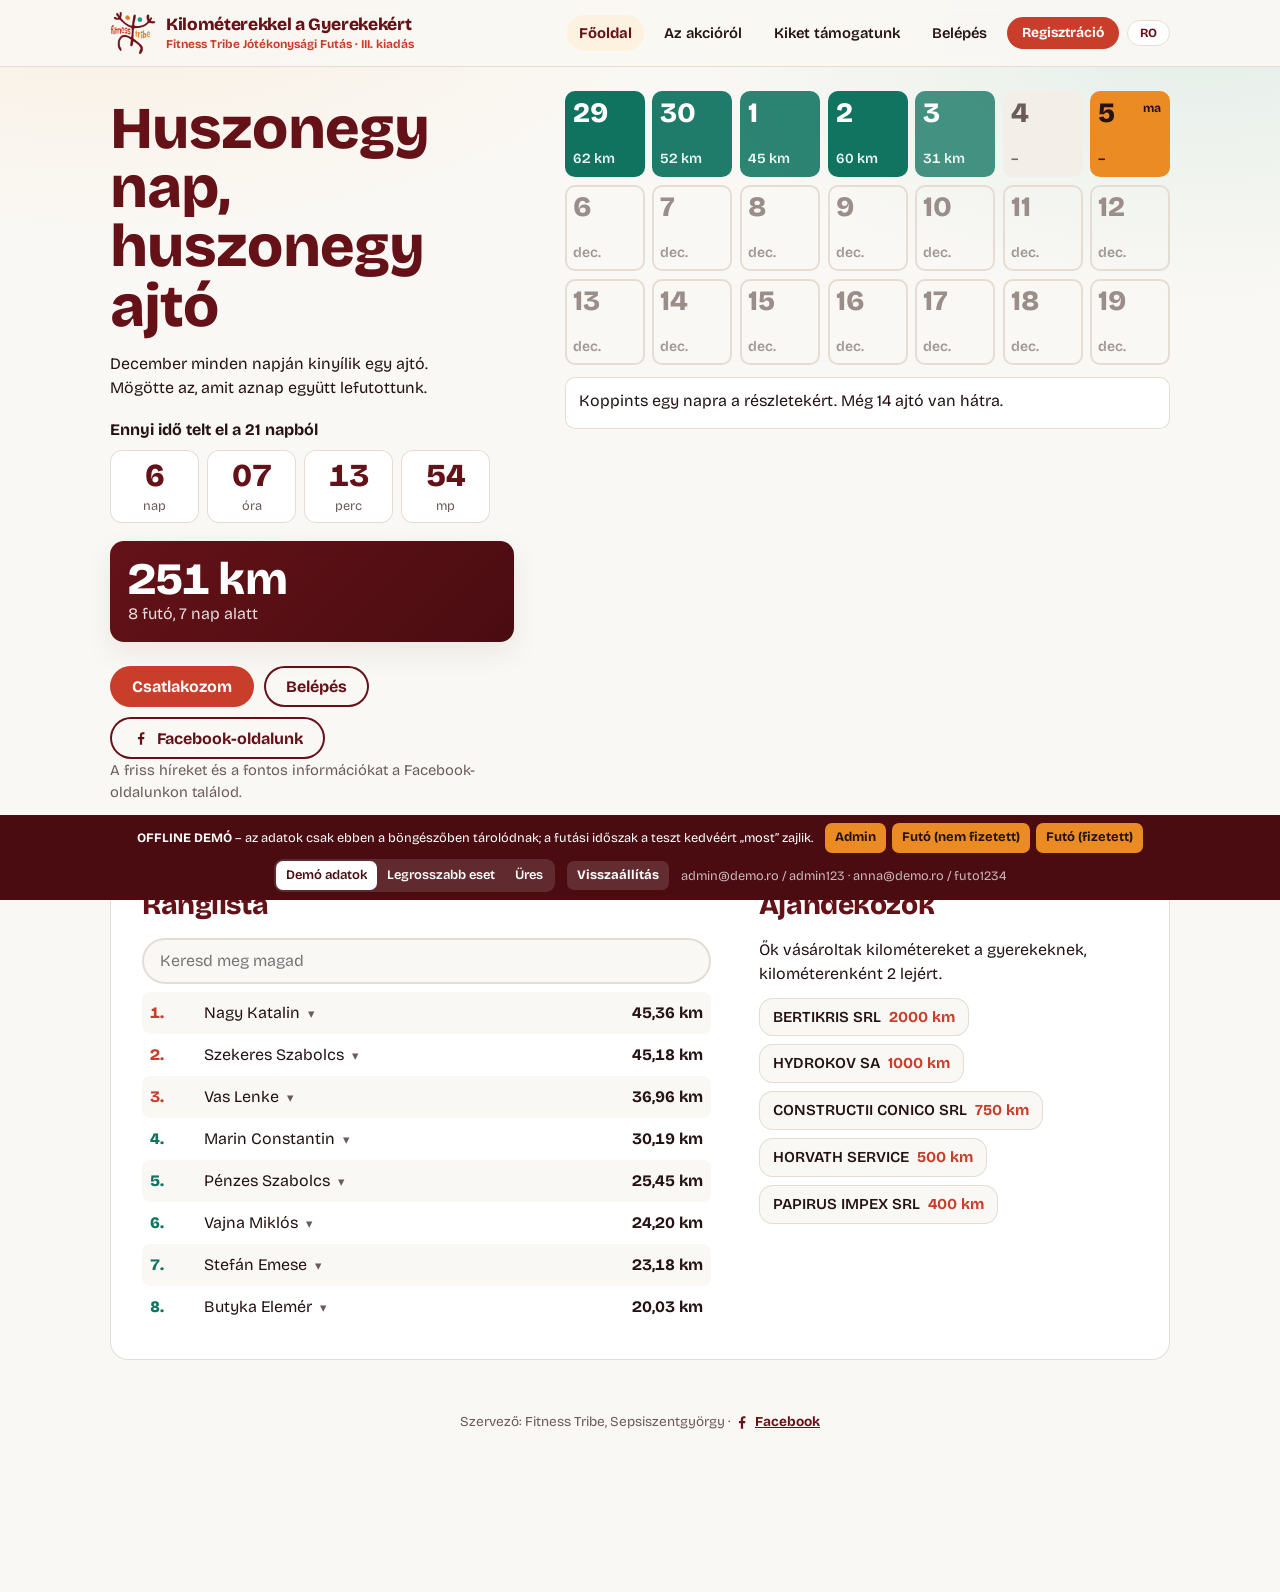
<file: demo/KGY-platform-DEMO.html>
<!DOCTYPE html>
<html lang="hu">
<head>
  <meta charset="utf-8">
  <meta name="viewport" content="width=device-width, initial-scale=1, viewport-fit=cover, interactive-widget=resizes-content">
  <meta name="theme-color" content="#FAF8F4">
  <meta name="color-scheme" content="light">
  <title>Kilométerekkel a Gyerekekért – Fitness Tribe Jótékonysági Futás, III. kiadás</title>
  <meta name="description" content="Jótékonysági futás – Fitness Tribe · Alergare caritabilă">
  <link rel="icon" href="data:image/svg+xml,<svg xmlns='http://www.w3.org/2000/svg' viewBox='0 0 100 100'><rect width='100' height='100' rx='22' fill='%23641218'/><text x='50' y='70' font-size='60' text-anchor='middle' fill='%23EA8C23' font-family='sans-serif' font-weight='800'>21</text></svg>">
  <style>
/* Bricolage Grotesque (SIL OFL) – saját kiszolgálás, latin + latin-ext (magyar, román) */
/* bricolage-grotesque-latin-ext-400-normal */
@font-face {
  font-family: 'Bricolage Grotesque';
  font-style: normal;
  font-display: swap;
  font-weight: 400;
  src: url([data-uri]) format('woff2');
  unicode-range: U+0100-02BA,U+02BD-02C5,U+02C7-02CC,U+02CE-02D7,U+02DD-02FF,U+0304,U+0308,U+0329,U+1D00-1DBF,U+1E00-1E9F,U+1EF2-1EFF,U+2020,U+20A0-20AB,U+20AD-20C0,U+2113,U+2C60-2C7F,U+A720-A7FF;
}

/* bricolage-grotesque-latin-400-normal */
@font-face {
  font-family: 'Bricolage Grotesque';
  font-style: normal;
  font-display: swap;
  font-weight: 400;
  src: url([data-uri]) format('woff2');
  unicode-range: U+0000-00FF,U+0131,U+0152-0153,U+02BB-02BC,U+02C6,U+02DA,U+02DC,U+0304,U+0308,U+0329,U+2000-206F,U+20AC,U+2122,U+2191,U+2193,U+2212,U+2215,U+FEFF,U+FFFD;
}/* bricolage-grotesque-latin-ext-600-normal */
@font-face {
  font-family: 'Bricolage Grotesque';
  font-style: normal;
  font-display: swap;
  font-weight: 600;
  src: url([data-uri]) format('woff2');
  unicode-range: U+0100-02BA,U+02BD-02C5,U+02C7-02CC,U+02CE-02D7,U+02DD-02FF,U+0304,U+0308,U+0329,U+1D00-1DBF,U+1E00-1E9F,U+1EF2-1EFF,U+2020,U+20A0-20AB,U+20AD-20C0,U+2113,U+2C60-2C7F,U+A720-A7FF;
}

/* bricolage-grotesque-latin-600-normal */
@font-face {
  font-family: 'Bricolage Grotesque';
  font-style: normal;
  font-display: swap;
  font-weight: 600;
  src: url([data-uri]) format('woff2');
  unicode-range: U+0000-00FF,U+0131,U+0152-0153,U+02BB-02BC,U+02C6,U+02DA,U+02DC,U+0304,U+0308,U+0329,U+2000-206F,U+20AC,U+2122,U+2191,U+2193,U+2212,U+2215,U+FEFF,U+FFFD;
}/* bricolage-grotesque-latin-ext-700-normal */
@font-face {
  font-family: 'Bricolage Grotesque';
  font-style: normal;
  font-display: swap;
  font-weight: 700;
  src: url([data-uri]) format('woff2');
  unicode-range: U+0100-02BA,U+02BD-02C5,U+02C7-02CC,U+02CE-02D7,U+02DD-02FF,U+0304,U+0308,U+0329,U+1D00-1DBF,U+1E00-1E9F,U+1EF2-1EFF,U+2020,U+20A0-20AB,U+20AD-20C0,U+2113,U+2C60-2C7F,U+A720-A7FF;
}

/* bricolage-grotesque-latin-700-normal */
@font-face {
  font-family: 'Bricolage Grotesque';
  font-style: normal;
  font-display: swap;
  font-weight: 700;
  src: url([data-uri]) format('woff2');
  unicode-range: U+0000-00FF,U+0131,U+0152-0153,U+02BB-02BC,U+02C6,U+02DA,U+02DC,U+0304,U+0308,U+0329,U+2000-206F,U+20AC,U+2122,U+2191,U+2193,U+2212,U+2215,U+FEFF,U+FFFD;
}/* bricolage-grotesque-latin-ext-800-normal */
@font-face {
  font-family: 'Bricolage Grotesque';
  font-style: normal;
  font-display: swap;
  font-weight: 800;
  src: url([data-uri]) format('woff2');
  unicode-range: U+0100-02BA,U+02BD-02C5,U+02C7-02CC,U+02CE-02D7,U+02DD-02FF,U+0304,U+0308,U+0329,U+1D00-1DBF,U+1E00-1E9F,U+1EF2-1EFF,U+2020,U+20A0-20AB,U+20AD-20C0,U+2113,U+2C60-2C7F,U+A720-A7FF;
}

/* bricolage-grotesque-latin-800-normal */
@font-face {
  font-family: 'Bricolage Grotesque';
  font-style: normal;
  font-display: swap;
  font-weight: 800;
  src: url([data-uri]) format('woff2');
  unicode-range: U+0000-00FF,U+0131,U+0152-0153,U+02BB-02BC,U+02C6,U+02DA,U+02DC,U+0304,U+0308,U+0329,U+2000-206F,U+20AC,U+2122,U+2191,U+2193,U+2212,U+2215,U+FEFF,U+FFFD;
}
/* =====================================================================
   Kilométerekkel a Gyerekekért – „Adventi naptár” arculat
   Fitness Tribe palettája: bordó, terrakotta, borostyán, türkiz, meleg krém · Bricolage Grotesque (saját kiszolgálás, fonts.css)
   ===================================================================== */
:root {
  --snow: #FAF8F4;      /* háttér */
  --card: #FFFFFF;      /* felületek */
  --ink: #241214;       /* szöveg */
  --muted: #6B5B59;     /* másodlagos szöveg */
  --mist: #E5DDD3;      /* vonalak, keretek */
  --pine: #641218;      /* fő szín (bordó) */
  --pine2: #0F7360;      /* türkiz: linkek, címkék */
  --pine-deep: #4A0C11;
  --soft: #F3EFE8;      /* halvány felület */
  --amber-soft: #FDF1DF;
  --gold: #EA8C23;      /* a mai nap (borostyán) */
  --berry: #C83E2B;     /* fő gomb, kiemelés (terrakotta) */
  --ok: #0F7360;  --ok-bg: #E3F5F1;
  --warn: #8A5100; --warn-bg: #FDF1DF;
  --bad: #B4232C; --bad-bg: #FDE8E9;
  --radius: 14px;
  --ease-out: cubic-bezier(0.23, 1, 0.32, 1);
  font-family: "Bricolage Grotesque", system-ui, -apple-system, "Segoe UI", sans-serif;
  color: var(--ink);
  background: radial-gradient(900px 420px at 8% -4%, #ea8c2317, transparent 65%), radial-gradient(800px 420px at 94% 4%, #16947c17, transparent 65%), var(--snow);
  background-attachment: fixed;
  line-height: 1.5;
}
html {
  -webkit-tap-highlight-color: transparent; /* a szürke/kék villanás érintéskor */
  -webkit-text-size-adjust: 100%;           /* fekvő módban ne nagyítsa a szöveget */
}
* { box-sizing: border-box; }
[hidden] { display: none !important; }
body { margin: 0; min-height: 100svh; display: flex; flex-direction: column; }
a { color: var(--pine2); }
:focus-visible { outline: 2px solid var(--pine); outline-offset: 2px; }
main {
  width: 100%; max-width: 1100px; margin: 0 auto; flex: 1;
  padding: 16px max(20px, env(safe-area-inset-right, 0px)) 24px max(20px, env(safe-area-inset-left, 0px));
}

/* Érintés: azonnali kattintás (nincs 300 ms várakozás), a gombfelirat ne jelölődjön ki hosszú nyomásra */
button, a, [role="button"], label, input[type=checkbox], input[type=radio], select { touch-action: manipulation; }
button, .btn, .tabs a, .lang, nav a {
  user-select: none; -webkit-user-select: none; -webkit-touch-callout: none;
}

.topbar-wrap { position: sticky; top: 0; z-index: 30; background: rgba(250, 248, 244, .92); border-bottom: 1px solid var(--mist); -webkit-backdrop-filter: saturate(1.2) blur(6px); backdrop-filter: saturate(1.2) blur(6px); }
.topbar {
  display: flex; align-items: center; justify-content: space-between; gap: 10px 18px; flex-wrap: wrap;
  max-width: 1100px; width: 100%; margin: 0 auto;
  padding: calc(10px + env(safe-area-inset-top, 0px)) max(20px, env(safe-area-inset-right, 0px)) 10px max(20px, env(safe-area-inset-left, 0px));
}
.brand { display: inline-flex; align-items: center; gap: 10px; max-width: 100%; text-decoration: none; color: var(--pine); font-weight: 800; font-size: 1.08rem; letter-spacing: -0.02em; line-height: 1.1; }
.brand-logo { width: 46px; height: 46px; flex-shrink: 0; display: block; }
.brand-txt { display: flex; flex-direction: column; min-width: 0; }
.brand small { font-weight: 700; font-size: .74rem; letter-spacing: 0; color: var(--berry); margin-top: 3px; line-height: 1.2; }
nav { display: flex; align-items: center; gap: 6px 8px; flex-wrap: wrap; }
nav a { text-decoration: none; color: var(--ink); font-weight: 600; font-size: .92rem; padding: 7px 12px; border-radius: 999px; transition: background-color 140ms ease, color 140ms ease; }
nav a:hover { background: var(--soft); }
nav a.active { color: var(--pine); font-weight: 700; background: var(--amber-soft); }
nav .btn.small { padding: 8px 15px; font-size: .86rem; }
.lang { border: 1.5px solid var(--mist); box-shadow: none; background: #fff; color: var(--pine); border-radius: 999px; padding: 6px 12px; cursor: pointer; font: 700 12.5px/1 "Bricolage Grotesque", system-ui, sans-serif; }

.btn.fb { display: inline-flex; align-items: center; gap: 7px; }
.fb-ico { flex-shrink: 0; }
.fb-note { margin: 12px 0 0; font-size: .92rem; color: var(--muted); max-width: 38ch; }
.fbcall { margin-top: 10px; display: flex; flex-wrap: wrap; align-items: center; gap: 10px 14px; border-left-color: var(--pine2); }
footer a { color: var(--pine); font-weight: 700; display: inline-flex; align-items: center; gap: 4px; vertical-align: bottom; }
footer { text-align: center; color: var(--muted); font-size: .85rem; padding: 28px 16px calc(28px + env(safe-area-inset-bottom, 0px)); }

.loading { padding: 40px; text-align: center; color: var(--muted); }

h1, h2 { letter-spacing: -0.015em; color: var(--pine); }

/* ---------------- Főoldal: adventi naptár ---------------- */
.adv { display: grid; grid-template-columns: minmax(0, 1fr) minmax(0, 1.5fr); gap: clamp(24px, 4vw, 56px); align-items: start; padding: 8px 0 36px; }
.adv h1 { font-weight: 800; font-size: clamp(2.3rem, 5vw, 3.7rem); line-height: 1; margin: 8px 0 16px; overflow-wrap: anywhere; }
.adv-intro p { margin: 0 0 12px; max-width: 38ch; }
.countdown { margin: 18px 0 0; }
.cd-label { font-weight: 700; margin: 0 0 8px; }
.cd-label span { font-weight: 500; color: var(--muted); }
.cd-grid { display: grid; grid-template-columns: repeat(4, minmax(0, 1fr)); gap: 8px; max-width: 380px; }
.cd-grid div { background: var(--card); border-radius: 12px; padding: 10px 6px 8px; text-align: center; box-shadow: inset 0 0 0 1px var(--mist); }
.cd-grid b { display: block; font-size: clamp(1.5rem, 6vw, 2rem); line-height: 1; font-weight: 800; color: var(--pine); font-variant-numeric: tabular-nums; }
.cd-grid small { display: block; margin-top: 4px; font-size: .8rem; color: var(--muted); }
.total { margin: 18px 0 24px; padding: 16px 18px; border-radius: var(--radius); background: linear-gradient(135deg, var(--pine) 0%, var(--pine-deep) 100%); color: #fff; box-shadow: 0 10px 30px #24121412; }
.total b { display: block; font-size: clamp(2.2rem, 4vw, 2.8rem); line-height: 1; font-weight: 800; letter-spacing: -0.02em; font-variant-numeric: tabular-nums; }
.total span { opacity: .85; }
.cta-row { display: flex; gap: 10px; flex-wrap: wrap; }
.cal { display: grid; grid-template-columns: repeat(7, minmax(0, 1fr)); gap: 8px; }
.door {
  position: relative; aspect-ratio: 1 / 1.08; border-radius: 10px; border: 0; padding: 8px; text-align: left; font: inherit; color: #fff;
  cursor: pointer; display: flex; flex-direction: column; justify-content: space-between; background: var(--pine2);
  animation: door-open 420ms var(--ease-out) both;
}
@keyframes door-open { from { opacity: 0; transform: scale(.94); } to { opacity: 1; transform: none; } }
.door .d { font-weight: 800; font-size: clamp(1.1rem, 2.4vw, 1.75rem); line-height: 1; }
.door .km { font-size: clamp(.7rem, 1.2vw, .875rem); font-weight: 600; opacity: .92; font-variant-numeric: tabular-nums; }
.door.future { background: transparent; color: #9A8D8A; box-shadow: inset 0 0 0 2px var(--mist); cursor: default; }
.door.empty { background: var(--soft); color: var(--muted); }
.door.today { background: var(--gold); color: var(--ink); }
.door.today::after { content: attr(data-today); position: absolute; top: 8px; right: 9px; font-size: 12px; font-weight: 700; }
.door[aria-pressed="true"] { outline: 3px solid var(--ink); outline-offset: 2px; }
.daynote { min-height: 52px; margin-top: 12px; padding: 12px 14px; border-radius: 10px; background: var(--card); box-shadow: inset 0 0 0 1px var(--mist); }

.pay-card { display: grid; grid-template-columns: 1fr; gap: 12px; margin: 0 0 18px; max-width: 62ch; padding: clamp(16px, 3vw, 24px); border-radius: 18px; background: var(--card); box-shadow: inset 0 0 0 1px var(--mist); border-left: 5px solid var(--gold); }
.pay-card h3 { font-weight: 800; font-size: 1.25rem; margin: 0 0 4px; }
.pay-card p { margin: 0; line-height: 1.5; max-width: 52ch; }
.pay-card pre { margin: 0; padding: 12px 14px; background: var(--snow); border-radius: 12px; font: 600 .95rem/1.5 "Bricolage Grotesque", system-ui, sans-serif; white-space: pre-wrap; overflow-wrap: anywhere; user-select: all; }
.low { display: grid; grid-template-columns: minmax(0, 1.5fr) minmax(0, 1fr); gap: 48px; background: var(--card); border-radius: 18px; padding: clamp(18px, 3vw, 32px); box-shadow: inset 0 0 0 1px var(--mist); }
.low h2 { font-weight: 800; font-size: 1.75rem; margin: 0 0 12px; }
.search { width: 100%; border: 2px solid var(--mist); border-radius: 999px; padding: 9px 16px; margin-bottom: 8px; background: var(--snow); }
.res { list-style: none; margin: 0; padding: 0; }
.res li { border-radius: 8px; }
.res .rowbtn { display: grid; grid-template-columns: 44px minmax(0, 1fr) auto; gap: 10px; align-items: center; width: 100%; padding: 9px 8px; border: 0; border-radius: 8px; background: transparent; color: inherit; font: inherit; text-align: left; cursor: pointer; }
.res .rowbtn:hover { background: var(--soft); }
.res .rowbtn .n::after { content: '▾'; margin-left: 8px; color: var(--muted); font-size: .8em; display: inline-block; transition: transform 160ms var(--ease-out); }
.res li.open .rowbtn .n::after { transform: rotate(180deg); }
.rundetail { padding: 2px 8px 12px 54px; }
.runs { list-style: none; margin: 0; padding: 0; display: grid; gap: 2px; max-width: 360px; }
.res .runs li:nth-child(n) { display: flex; justify-content: space-between; gap: 12px; padding: 5px 0; border-bottom: 1px dashed var(--mist); background: none; font-variant-numeric: tabular-nums; }
.res .runs li:last-child { border-bottom: 0; }
.res li:nth-child(odd) { background: var(--snow); }
.res .r { font-weight: 800; color: var(--pine2); font-variant-numeric: tabular-nums; }
.res li.top .r { color: var(--berry); }
.res .n { overflow-wrap: anywhere; }
.res .k { font-weight: 700; font-variant-numeric: tabular-nums; white-space: nowrap; }
.res .empty-row { color: var(--muted); padding: 9px 8px; }
.gifts { list-style: none; margin: 0; padding: 0; display: flex; flex-wrap: wrap; gap: 8px; }
.gifts li { display: inline-flex; align-items: center; gap: 8px; padding: 8px 14px; border-radius: 14px; background: var(--snow); box-shadow: inset 0 0 0 1px var(--mist); font-weight: 600; font-size: .95rem; max-width: 100%; }
.gifts li a { color: inherit; text-decoration: none; display: inline-flex; align-items: center; gap: 8px; }
.gifts li img { height: 20px; max-width: 80px; object-fit: contain; }
.gifts li .gn { overflow-wrap: anywhere; }
.gifts li b { color: var(--berry); white-space: nowrap; }
@media (max-width: 860px) {
  .adv, .low { grid-template-columns: 1fr; }
  .cal { gap: 5px; }
  .door { padding: 6px; border-radius: 8px; }
  .door .u, .door.today::after { display: none; }
  .door .km { font-size: 11px; }
  .res .rowbtn { grid-template-columns: 30px minmax(0, 1fr) auto; gap: 8px; padding: 9px 6px; }
  .rundetail { padding-left: 38px; }
}

/* ---------------- Külön oldalak: Az akcióról, Kiket támogatunk ---------------- */
.page h1 { font-weight: 800; font-size: clamp(1.9rem, 5vw, 2.8rem); line-height: 1.05; margin: 0 0 12px; }
.page h2 { font-weight: 800; font-size: 1.5rem; margin: 28px 0 10px; }
.page-lead { max-width: 60ch; font-size: 1.1rem; line-height: 1.5; margin: 0 0 18px; }
.page p { max-width: 62ch; line-height: 1.55; }
.callout { background: var(--card); border-radius: var(--radius); padding: 14px 18px; box-shadow: inset 0 0 0 1px var(--mist); border-left: 5px solid var(--gold); max-width: 62ch; }
.facts { display: grid; grid-template-columns: repeat(3, minmax(0, 1fr)); gap: 12px; margin: 22px 0 0; max-width: 900px; }
.facts div { background: var(--card); border-radius: var(--radius); padding: 14px 16px; box-shadow: inset 0 0 0 1px var(--mist); }
.facts dt { font-weight: 800; margin: 0 0 4px; color: var(--pine2); }
.facts dd { margin: 0; line-height: 1.45; }
@media (max-width: 860px) { .facts { grid-template-columns: 1fr; } }
.steps { list-style: none; counter-reset: st; margin: 0 0 18px; padding: 0; max-width: 62ch; display: grid; gap: 10px; }
.steps li { counter-increment: st; display: grid; grid-template-columns: 34px minmax(0, 1fr); column-gap: 12px; background: var(--card); border-radius: var(--radius); padding: 12px 14px; box-shadow: inset 0 0 0 1px var(--mist); }
.steps li::before { content: counter(st); grid-row: span 2; width: 34px; height: 34px; border-radius: 50%; background: var(--pine); color: #fff; font-weight: 800; display: grid; place-items: center; }
.steps b { font-weight: 800; }
.steps span { color: var(--muted); line-height: 1.45; }

/* ---------------- Kit támogatunk ---------------- */
.bene-grid { display: grid; grid-template-columns: 1.4fr 1fr 1fr; gap: 14px; }
.bene-card { background: var(--card); border-radius: var(--radius); padding: 18px 20px 20px; box-shadow: inset 0 0 0 1px var(--mist); border-top: 4px solid var(--gold); min-width: 0; }
.bene-card:first-child { border-top-color: var(--berry); }
.bene-card h3 { margin: 6px 0 8px; font-size: 1.25rem; font-weight: 800; line-height: 1.2; overflow-wrap: anywhere; }
.bene-card p { margin: 0 0 8px; line-height: 1.5; }
.bene-tag { font-size: .85rem; font-weight: 600; color: var(--pine2); }
.bene-link { display: inline-block; margin-top: 4px; font-weight: 700; color: var(--berry); text-underline-offset: 3px; padding: 6px 0; }
@media (max-width: 860px) { .bene-grid { grid-template-columns: 1fr; } }

/* ---------------- Felületek, űrlapok ---------------- */
.card { background: var(--card); border-radius: var(--radius); box-shadow: inset 0 0 0 1px var(--mist); padding: 22px; margin-bottom: 16px; }
.card h2 { margin: 0 0 14px; font-size: 1.4rem; font-weight: 800; }
.card.narrow { max-width: 460px; margin-left: auto; margin-right: auto; }
.row-between { display: flex; justify-content: space-between; align-items: center; gap: 12px; flex-wrap: wrap; margin-bottom: 10px; }
.row-between h2 { margin: 0; }

table { width: 100%; border-collapse: collapse; font-size: .95rem; }
th, td { text-align: left; padding: 8px 6px; border-bottom: 1px solid var(--mist); vertical-align: middle; }
th { color: var(--muted); font-weight: 600; font-size: .85rem; }
.num { text-align: right; font-variant-numeric: tabular-nums; }
.table-wrap { overflow-x: auto; }

form { display: flex; flex-direction: column; gap: 12px; }
label { display: flex; flex-direction: column; gap: 4px; font-weight: 600; font-size: .95rem; }
label.check { flex-direction: row; align-items: flex-start; gap: 8px; font-weight: 400; font-size: .9rem; }
label.check input { margin-top: 3px; accent-color: var(--pine); }
input, select, textarea {
  font: inherit; font-size: 16px; /* 16px alatt az iPhone ráközelít a mezőre, és nem zoomol vissza */
  padding: 10px 12px; border: 2px solid var(--mist); border-radius: 10px; background: #fff; color: var(--ink);
  min-width: 0;
}
input:focus, select:focus, textarea:focus { outline: none; border-color: var(--pine2); }
input[type=radio], input[type=checkbox] { accent-color: var(--pine); }
.radio-row { display: flex; gap: 16px; flex-wrap: wrap; }
.radio-row label { flex-direction: row; align-items: center; gap: 6px; font-weight: 400; }
.form-grid { display: grid; grid-template-columns: repeat(auto-fit, minmax(180px, 1fr)); gap: 12px; }

.btn {
  display: inline-flex; align-items: center; justify-content: center; border: 0; border-radius: 999px; padding: 12px 22px;
  font: 700 1rem/1.1 "Bricolage Grotesque", system-ui, sans-serif;
  background: var(--berry); color: #fff; text-decoration: none; cursor: pointer; text-align: center;
}
.btn:disabled { opacity: .55; cursor: wait; }
/* Nyomásra azonnali visszajelzés – pointer-downra, nem elengedéskor */
.btn, .lang, .tabs a { transition: transform 140ms var(--ease-out), background-color 140ms ease, opacity 140ms ease; }
.btn:not(:disabled):active, .lang:active, .tabs a:active { transform: scale(0.97); }
@media (hover: hover) and (pointer: fine) {
  .btn:not(:disabled):hover { filter: brightness(1.08); }
  .btn.ghost:hover, .lang:hover, .tabs a:not(.active):hover { background: var(--soft); filter: none; }
}
.btn.small { padding: 7px 14px; font-size: .9rem; }
.btn.ghost { background: transparent; color: var(--pine); box-shadow: inset 0 0 0 2px var(--pine); }
.btn.ok { background: var(--ok); }
.btn.bad { background: var(--bad); }
nav .btn.small { color: #fff; }

.msg { margin: 0; min-height: 1.2em; font-size: .92rem; }
.msg.ok { color: var(--ok); }
.msg.err { color: var(--bad); }
.muted { color: var(--muted); }
.error { color: var(--bad); }

.badge { display: inline-block; border-radius: 999px; padding: 3px 10px; font-size: .8rem; font-weight: 700; white-space: nowrap; }
.badge.ok { background: var(--ok-bg); color: var(--ok); }
.badge.warn { background: var(--warn-bg); color: var(--warn); }
.badge.bad { background: var(--bad-bg); color: var(--bad); }

.notice { background: var(--warn-bg); border-radius: 12px; padding: 14px 16px; margin: 12px 0; font-size: .95rem; }
.notice pre { white-space: pre-wrap; font-family: inherit; margin: 8px 0; font-weight: 700; }

.summary { display: flex; gap: 28px; flex-wrap: wrap; margin-top: 12px; }
.summary div b { display: block; font-size: 1.8rem; font-weight: 800; color: var(--pine); font-variant-numeric: tabular-nums; }

.tabs { display: flex; gap: 6px; flex-wrap: wrap; margin-bottom: 16px; }
.tabs a { padding: 8px 16px; border-radius: 999px; text-decoration: none; color: var(--ink); background: var(--card); box-shadow: inset 0 0 0 1px var(--mist); font-weight: 600; }
.tabs a.active { background: var(--pine); color: #fff; box-shadow: none; }
.toolbar { display: flex; gap: 10px; flex-wrap: wrap; align-items: center; margin-bottom: 12px; }
.toolbar input, .toolbar select { padding: 8px 12px; }
.flag { color: var(--bad); font-weight: 700; font-size: .8rem; }
.actions { display: flex; gap: 6px; flex-wrap: wrap; align-items: center; }
.actions input { padding: 6px 8px; font-size: .85rem; min-width: 140px; }
td input[type=text], td input:not([type]) { padding: 5px 8px; font-size: .9rem; width: 100%; min-width: 120px; border-width: 1px; }

.modal {
  position: fixed; inset: 0; background: rgba(19, 42, 33, .72); display: flex; align-items: center; justify-content: center; z-index: 50;
  padding: max(16px, env(safe-area-inset-top, 0px)) 16px max(16px, env(safe-area-inset-bottom, 0px));
  overscroll-behavior: contain;
  transition: opacity 200ms var(--ease-out);
  @starting-style { opacity: 0; }
}
.modal[hidden] { display: none; }
.modal .inner {
  background: #fff; border-radius: var(--radius); padding: 12px; max-width: 95vw; max-height: 92dvh; overflow: auto; text-align: center;
  overscroll-behavior: contain;
  transition: transform 220ms var(--ease-out), opacity 220ms var(--ease-out);
  @starting-style { transform: scale(0.96); opacity: 0; }
}
.modal img { max-width: 90vw; max-height: 78dvh; display: block; margin: 0 auto 10px; }

@media (prefers-reduced-motion: reduce) {
  .btn:active, .lang:active, .tabs a:active { transform: none; }
  .door { animation: none; }
  .modal .inner { transition: opacity 150ms ease; @starting-style { transform: none; opacity: 0; } }
}

/* Ranglista: a helyezés és a km sosem törik, a név tördelődik */
td.rank, th.rank { white-space: nowrap; width: 1%; padding-right: 10px; }
td.km { white-space: nowrap; }
td.name { overflow-wrap: anywhere; }
.nowrap { white-space: nowrap; }
td.email { font-size: .85rem; overflow-wrap: anywhere; min-width: 180px; }
.reason { color: var(--muted); font-size: .85rem; margin-top: 4px; overflow-wrap: anywhere; }
.badge { flex-shrink: 0; }
.card h2 { overflow-wrap: anywhere; }
.notice pre { overflow-wrap: anywhere; }

/* Saját futások listája – asztalon egy sor, telefonon két sor */
.mlist { border-top: 1px solid var(--mist); }
.mrow {
  display: grid; align-items: center; gap: 4px 14px; padding: 10px 2px; border-bottom: 1px solid var(--mist);
  grid-template-columns: 110px 90px 90px minmax(0, 1fr) auto;
  grid-template-areas: "date km proof status del";
}
.m-date { grid-area: date; } .m-km { grid-area: km; text-align: right; font-variant-numeric: tabular-nums; white-space: nowrap; }
.m-proof { grid-area: proof; } .m-status { grid-area: status; min-width: 0; } .m-del { grid-area: del; }
@media (max-width: 600px) {
  .mrow { grid-template-columns: 96px minmax(0, 1fr) auto; align-items: start; grid-template-areas: "date km del" "proof status status"; }
  .m-km { text-align: left; }
}

/* Admin beküldések – asztalon tömör sor, telefonon kártya */
.alist { border-top: 1px solid var(--mist); }
.arow {
  display: grid; align-items: center; gap: 2px 14px; padding: 10px 2px; border-bottom: 1px solid var(--mist);
  grid-template-columns: minmax(0, 1.4fr) minmax(190px, auto) 120px minmax(300px, 1.3fr);
  grid-template-areas: "who meta status act" "sub meta status act";
}
.arow.ahead { color: var(--muted); font-size: .8rem; font-weight: 600; grid-template-areas: "who meta status act"; padding: 6px 2px; }
.a-who { grid-area: who; min-width: 0; overflow-wrap: anywhere; } .a-who .n { font-weight: 500; }
.a-meta { grid-area: meta; white-space: nowrap; font-variant-numeric: tabular-nums; }
.a-meta b { margin: 0 6px; }
.a-sub { grid-area: sub; color: var(--muted); font-size: .78rem; }
.a-status { grid-area: status; min-width: 0; }
.a-act { grid-area: act; display: flex; gap: 6px; align-items: center; min-width: 0; }
.a-act input { flex: 1; min-width: 80px; padding: 6px 8px; font-size: .85rem; }
.a-act .btn { flex-shrink: 0; }
@media (max-width: 760px) {
  .arow.ahead { display: none; }
  .arow { grid-template-columns: minmax(0, 1fr) auto; gap: 4px 10px; padding: 12px 2px;
    grid-template-areas: "who status" "meta meta" "sub sub" "act act"; }
  .a-status { text-align: right; }
  .a-act { margin-top: 6px; flex-wrap: wrap; }
  .a-act input { order: 3; flex-basis: 100%; }
  .a-act .btn { flex: 1; padding-block: 9px; }
}

/* Érintőképernyőn az admin kisebb mezői is legalább 16px-esek (különben zoomol) */
@media (pointer: coarse) {
  .toolbar input, .toolbar select, td input, .actions input { font-size: 16px; }
}

@media (max-width: 600px) {
  main { padding: 10px max(10px, env(safe-area-inset-right, 0px)) 10px max(10px, env(safe-area-inset-left, 0px)); }
  .card { padding: 14px; }
  .hide-sm { display: none; }
}
@media (max-width: 440px) {
  /* Telefonon a nyelvváltó a cím mellé kerül, így a menü egy sorban marad */
  .topbar { position: relative; padding-right: 64px; }
  .lang { position: absolute; right: max(16px, env(safe-area-inset-right, 0px)); top: calc(12px + env(safe-area-inset-top, 0px)); }
  nav { gap: 4px 4px; }
  nav a { padding: 6px 10px; font-size: .88rem; }
  nav .btn.small { padding: 7px 12px; }
}
@media (max-width: 380px) {
  .topbar { padding-left: 12px; padding-right: 72px; }
  nav a { padding: 6px 9px; }
  .brand { font-size: .98rem; gap: 8px; }
  .brand-logo { width: 40px; height: 40px; }
}

body { padding-bottom: 132px; }
.demo-bar {
  position: fixed; left: 0; right: 0; bottom: 0; z-index: 40; background: #4A0C11; color: #fff; font-size: .8rem;
  padding: 8px 14px calc(8px + env(safe-area-inset-bottom, 0px)); display: flex; flex-wrap: wrap; gap: 6px 12px; align-items: center; justify-content: center;
}
.demo-bar button { font: inherit; font-size: 13px; border: 0; border-radius: 7px; padding: 5px 10px; cursor: pointer; background: #EA8C23; color: #241214; font-weight: 700; touch-action: manipulation; user-select: none; -webkit-user-select: none; }
.demo-bar button:active { transform: scale(0.97); }
.demo-bar button.ghost { background: #ffffff22; color: #fff; }
.demo-btns { display: flex; gap: 6px; flex-wrap: wrap; }
.segs { display: inline-flex; background: #ffffff1f; border-radius: 9px; padding: 2px; }
.segs .seg { background: transparent; color: #fff; font-weight: 600; }
.segs .seg.on { background: #fff; color: #4A0C11; }
.demo-hint { opacity: .7; }
@media (max-width: 600px) { .demo-hint { display: none; } body { padding-bottom: 170px; } }

</style>
</head>
<body>
  <div class="topbar-wrap"><header class="topbar">
    <a href="#/" class="brand" id="brand" aria-label="Fitness Tribe"><img class="brand-logo" src="[data-uri]" width="48" height="48" alt=""><span class="brand-txt"><span id="brand-t">Kilométerekkel a Gyerekekért</span><small id="brand-e">Fitness Tribe Jótékonysági Futás · III. kiadás</small></span></a>
    <nav id="nav"></nav>
  </header></div>
  <main id="app"><div class="loading">Betöltés…</div></main>
  <footer id="footer"></footer>
  <div id="modal" class="modal" hidden></div>
  <script>
(() => {
  // src/mock-supabase.js
  var KEY = "kgy_demo_db_v1";
  var VARIANT = "kgy_demo_variant";
  var SESSION = "kgy_demo_session";
  var PHOTO = "kgy_demo_photo:";
  var today = () => (/* @__PURE__ */ new Date()).toLocaleDateString("sv-SE", { timeZone: "Europe/Bucharest" });
  var addDays = (d, n) => {
    const x = /* @__PURE__ */ new Date(`${d}T12:00:00Z`);
    x.setUTCDate(x.getUTCDate() + n);
    return x.toISOString().slice(0, 10);
  };
  var uuid = () => crypto.randomUUID ? crypto.randomUUID() : `${Date.now()}-${Math.random()}`;
  var now = () => (/* @__PURE__ */ new Date()).toISOString();
  var err = (message, code) => ({ message, code });
  function seed() {
    const t2 = today();
    const start = addDays(t2, -6);
    const db2 = {
      seq: 1e3,
      settings: [{
        id: 1,
        event_name: "Kilom\xE9terekkel a Gyerekek\xE9rt \u2013 Fitness Tribe J\xF3t\xE9konys\xE1gi Fut\xE1s, III. kiad\xE1s / Cu kilometri pentru copii \u2013 Eveniment de Alergare Caritabil\u0103 Fitness Tribe, edi\u021Bia a III-a",
        event_start: start,
        event_end: addDays(t2, 14),
        submit_deadline: (/* @__PURE__ */ new Date(`${addDays(t2, 15)}T23:59:59+02:00`)).toISOString(),
        km_price: 2,
        max_km_per_activity: 100,
        entry_fee: 50,
        bank_info_hu: 'Sz\xE1mlasz\xE1m: RO24BTRLRONCRT0465351002\nMegnevez\xE9s: ASOCIATIA FITNESS TRIBE EGYESULET\nMegjegyz\xE9s: "n\xE9v + donatie pentru copiii"',
        bank_info_ro: 'Cont: RO24BTRLRONCRT0465351002\nDenumire: ASOCIATIA FITNESS TRIBE EGYESULET\nNot\u0103: "nume + donatie pentru copiii"'
      }],
      users: [],
      admins: [],
      profiles: [],
      activities: [],
      sponsors: [
        ["PAPIRUS IMPEX SRL", 800, true],
        ["BERTIKRIS SRL", 4e3, true],
        ["CONSTRUCTII CONICO SRL", 1500, true],
        ["HYDROKOV SA", 2e3, true],
        ["HORVATH SERVICE", 1e3, true],
        ["KBS SPED SRL", 1e3, false]
      ].map(([name, amount, paid], i) => ({
        id: i + 1,
        kind: "company",
        name,
        amount,
        paid,
        show_public: true,
        logo_url: null,
        website: null,
        note: null,
        created_at: now()
      }))
    };
    const addUser = (email, password, full_name, paid, admin = false) => {
      const id = uuid();
      db2.users.push({ id, email, password });
      db2.profiles.push({ id, full_name, email, phone: null, consent_at: now(), paid, paid_at: paid ? now() : null, payment_note: paid ? "dem\xF3" : null, created_at: now() });
      if (admin) db2.admins.push(id);
      return id;
    };
    addUser("admin@demo.ro", "admin123", "B\xE1cs Mih\xE1ly", true, true);
    const anna = addUser("anna@demo.ro", "futo1234", "Kiss Anna", false);
    const runners = [
      ["Szekeres Szabolcs", true, 22],
      ["Vas Lenke", true, 14],
      ["Nagy Katalin", true, 12],
      ["Butyka Elem\xE9r", true, 11],
      ["Vajna Mikl\xF3s", true, 9],
      ["P\xE9nzes Szabolcs", true, 8],
      ["Gajd\xF3 \xC9va", false, 6],
      ["Marin Constantin", true, 10],
      ["Stef\xE1n Emese", true, 7],
      ["Tompa Maria", false, 5]
    ].map(([n, paid, avg], i) => [addUser(`futo${i + 1}@demo.ro`, "futo1234", n, paid), avg]);
    let r = 7;
    const rnd = () => {
      r = (r * 9301 + 49297) % 233280;
      return r / 233280;
    };
    for (const [id, avg] of runners) {
      for (let d = 0; d < 6; d++) {
        if (rnd() < 0.35) continue;
        const km = Math.round(avg * (0.6 + rnd() * 0.8) * 100) / 100;
        const st = d >= 4 && rnd() < 0.5 ? "pending" : "approved";
        db2.activities.push({
          id: ++db2.seq,
          runner_id: id,
          run_date: addDays(start, d),
          km,
          proof_type: "link",
          proof_url: `https://strava.app.link/demo${db2.seq}`,
          photo_path: null,
          status: st,
          reject_reason: null,
          created_at: new Date(Date.now() - (6 - d) * 864e5).toISOString(),
          reviewed_at: st === "approved" ? now() : null
        });
      }
    }
    const sz = runners[0][0];
    for (let k = 0; k < 2; k++) db2.activities.push({ id: ++db2.seq, runner_id: sz, run_date: addDays(t2, -1), km: 21.1, proof_type: "link", proof_url: `https://strava.app.link/dup${k}`, photo_path: null, status: "pending", reject_reason: null, created_at: now(), reviewed_at: null });
    db2.activities.push({ id: ++db2.seq, runner_id: anna, run_date: addDays(t2, -2), km: 5.3, proof_type: "link", proof_url: "https://strava.app.link/anna1", photo_path: null, status: "approved", reject_reason: null, created_at: now(), reviewed_at: now() });
    db2.activities.push({ id: ++db2.seq, runner_id: anna, run_date: addDays(t2, -1), km: 3, proof_type: "link", proof_url: "https://strava.app.link/anna2", photo_path: null, status: "rejected", reject_reason: "A link nem publikus", created_at: now(), reviewed_at: now() });
    return db2;
  }
  function seedWorst() {
    const db2 = seed();
    const s = db2.settings[0];
    s.event_name = "Kilom\xE9terekkel a Gyerekek\xE9rt III / Kilometri pentru Copii III";
    s.bank_info_hu = 'Sz\xE1mlasz\xE1m: RO24BTRLRONCRT0465351002\nMegnevez\xE9s: ASOCIATIA FITNESS TRIBE EGYESULET\nMegjegyz\xE9s: "n\xE9v + donatie pentru copiii" (DEM\xD3: ez a sor csak a hossz\xFA sz\xF6veg elrendez\xE9s\xE9t teszteli, nagyon hossz\xFA \xF6sszetett n\xE9v eset\xE9n is)';
    s.bank_info_ro = s.bank_info_hu;
    const names = [
      ["Kisfaludi-Bak Zsombor El\u0151d Botond Szabolcs Lehel \xC1rp\xE1d Csaba Gergely Barnab\xE1s", "zsombor.elod.botond.kisfaludi-bak@szekelymikokollegium-sepsiszentgyorgy.example.ro"],
      ["Aleksandra Wi\u015Bniewska-Kowalczyk", "bartholomew.fitzgerald@northwind-industries-holdings.example.com"],
      ["Jo", "a@b.test"],
      ["\u0218tef\u0103nescu-Br\xE2ncoveanu Ana-Maria Iuliana", "ana.maria+kilometri@example.com"],
      ["<script>alert(1)<\/script> &amp; **Teszt**", "xss@example.com"],
      ["ILY\xC9S-FEJ\xC9R IZABELLA", "izabellailyesfejer@example.com"]
    ];
    const ids = db2.profiles.filter((p) => !db2.admins.includes(p.id) && p.email !== "anna@demo.ro").map((p) => p.id);
    names.forEach(([n, e], i) => {
      const p = db2.profiles.find((x) => x.id === ids[i]);
      p.full_name = n;
      p.email = e;
      db2.users.find((u) => u.id === p.id).email = e;
    });
    const big = db2.profiles.find((x) => x.id === ids[0]);
    big.paid = true;
    big.phone = "+40 740 123 456 / 0267 123 456 (munkahelyi)";
    big.payment_note = "Kivonat 2026.12.03, BT, a f\xE9rje sz\xE1ml\xE1j\xE1r\xF3l utalva (Sz\u0151cs Istv\xE1n), 100 lej k\xE9t nevez\xE9sre \u2013 a m\xE1sik: Sz\u0151cs Linda Leila";
    const t2 = today();
    for (let d = 0; d < 13; d++) db2.activities.push({
      id: ++db2.seq,
      runner_id: big.id,
      run_date: addDays(s.event_start, d % 6),
      km: 98.81,
      proof_type: "link",
      proof_url: `https://connect.garmin.com/modern/activity/1723456789${d}?share_unique_id=0f9e8d7c6b5a49382716f5e4d3c2b1a0${d}`,
      photo_path: null,
      status: "approved",
      reject_reason: null,
      created_at: now(),
      reviewed_at: now()
    });
    const anna = db2.profiles.find((x) => x.email === "anna@demo.ro");
    anna.full_name = "Kiss Anna-Krisztina Szid\xF3nia";
    db2.activities.push({
      id: ++db2.seq,
      runner_id: anna.id,
      run_date: addDays(t2, -1),
      km: 0.01,
      proof_type: "link",
      proof_url: "https://www.strava.com/activities/12345678901234?share_sig=AbCdEfGhIjKlMnOpQrStUvWxYz0123456789&utm_source=android_share",
      photo_path: null,
      status: "rejected",
      reject_reason: "A k\xE9perny\u0151k\xE9pen nem l\xE1tszik a d\xE1tum \xE9s a megtett t\xE1v, k\xE9rlek t\xF6ltsd fel \xFAjra a teljes k\xE9pet k\xF6zvetlen\xFCl a Strava alkalmaz\xE1sb\xF3l, ne a gal\xE9ri\xE1b\xF3l.",
      created_at: now(),
      reviewed_at: now()
    });
    db2.activities.push({
      id: ++db2.seq,
      runner_id: anna.id,
      run_date: addDays(t2, -1),
      km: 100,
      proof_type: "link",
      proof_url: "https://strava.app.link/maxkm",
      photo_path: null,
      status: "pending",
      reject_reason: null,
      created_at: now(),
      reviewed_at: null
    });
    db2.sponsors = [
      ["ASOCIA\u021AIA SPORTIV\u0102 \u0218I CULTURAL\u0102 PENTRU COPIII DIN SF\xC2NTU GHEORGHE", 25e3, "https://example.com/nincs-ilyen-logo.png", "https://example.com"],
      ["Kov\xE1szna Megyei V\xE1llalkoz\xF3k Sz\xF6vets\xE9ge \u2014 Covasna Business Association", 4e3, null, null],
      ["X", 2, null, null],
      ["BERTIKRIS SRL", 4e3, null, "https://example.com/bertikris"]
    ].map(([name, amount, logo_url, website], i) => ({
      id: i + 1,
      kind: "company",
      name,
      amount,
      paid: true,
      show_public: true,
      logo_url,
      website,
      note: i === 0 ? "Szerz\u0151d\xE9s nr. 1284/2026.11.28, kivonat 2026.12.02, a teljes \xF6sszeg k\xE9t r\xE9szletben \xE9rkezett (15 000 + 10 000)" : null,
      created_at: now()
    }));
    return db2;
  }
  function seedEmpty() {
    const db2 = seed();
    const admin = db2.admins[0];
    db2.users = db2.users.filter((u) => u.id === admin || u.email === "anna@demo.ro");
    db2.profiles = db2.profiles.filter((p) => db2.users.some((u) => u.id === p.id));
    db2.activities = [];
    db2.sponsors = [];
    return db2;
  }
  var variant = () => localStorage.getItem(VARIANT) || "demo";
  var db;
  try {
    db = JSON.parse(localStorage.getItem(KEY));
  } catch {
    db = null;
  }
  if (!db) {
    db = variant() === "worst" ? seedWorst() : variant() === "empty" ? seedEmpty() : seed();
  }
  var save = () => {
    try {
      localStorage.setItem(KEY, JSON.stringify(db));
    } catch (e) {
      console.warn(e);
    }
  };
  save();
  function setVariant(v2) {
    localStorage.setItem(VARIANT, v2);
    resetDemo(true);
  }
  var currentVariant = variant;
  function resetDemo(keepVariant = false) {
    if (!keepVariant) localStorage.removeItem(VARIANT);
    for (const k of Object.keys(localStorage)) if (k.startsWith(PHOTO)) localStorage.removeItem(k);
    localStorage.removeItem(KEY);
    localStorage.removeItem(SESSION);
  }
  function demoLogin(email) {
    const u = db.users.find((x) => x.email === email);
    if (u) localStorage.setItem(SESSION, u.id);
  }
  var uid = () => localStorage.getItem(SESSION) || null;
  var isAdmin = () => db.admins.includes(uid());
  var settings = () => db.settings[0];
  var paidSet = () => new Set(db.profiles.filter((p) => p.paid).map((p) => p.id));
  var canSee = {
    settings: () => true,
    profiles: (r) => r.id === uid() || isAdmin(),
    activities: (r) => r.runner_id === uid() || isAdmin(),
    sponsors: () => isAdmin()
  };
  function beforeInsert(table, row) {
    if (table === "activities") {
      if (!uid()) throw err("not authenticated");
      const s = settings();
      if (!isAdmin()) {
        Object.assign(row, { runner_id: uid(), status: "pending", reject_reason: null, reviewed_at: null });
        if (/* @__PURE__ */ new Date() > new Date(s.submit_deadline)) throw err("DEADLINE_PASSED");
        if (row.run_date < s.event_start || row.run_date > s.event_end) throw err("DATE_OUT_OF_RANGE");
        if (row.run_date > today()) throw err("DATE_IN_FUTURE");
        if (Number(row.km) > Number(s.max_km_per_activity)) throw err("KM_TOO_HIGH");
      }
      if (!(Number(row.km) > 0)) throw err("km check");
      const okProof = row.proof_type === "link" && /^https?:\/\//i.test(row.proof_url || "") || row.proof_type === "photo" && row.photo_path;
      if (!okProof) throw err('new row violates check constraint "proof_present"', "23514");
      if (row.proof_url && db.activities.some((a) => a.status !== "rejected" && (a.proof_url || "").toLowerCase() === row.proof_url.toLowerCase())) {
        throw err('duplicate key value violates unique constraint "activities_proof_url_uniq"', "23505");
      }
      return { id: ++db.seq, photo_path: null, proof_url: null, created_at: now(), status: "pending", reject_reason: null, reviewed_at: null, ...row };
    }
    if (table === "sponsors") {
      if (!isAdmin()) throw err("new row violates row-level security policy");
      return { id: ++db.seq, created_at: now(), kind: "company", paid: false, show_public: true, ...row };
    }
    throw err("insert not allowed");
  }
  function applyUpdate(table, row, patch) {
    if (table === "settings") {
      if (!isAdmin()) return false;
      Object.assign(row, patch);
      return true;
    }
    if (table === "sponsors") {
      if (!isAdmin()) return false;
      Object.assign(row, patch);
      return true;
    }
    if (table === "activities") {
      if (!isAdmin()) return false;
      if (patch.status && patch.status !== row.status) {
        row.reviewed_at = patch.status === "pending" ? null : now();
        if (patch.status !== "rejected") patch = { ...patch, reject_reason: null };
      }
      Object.assign(row, patch);
      return true;
    }
    if (table === "profiles") {
      if (!(row.id === uid() || isAdmin())) return false;
      const p = { ...patch };
      if (!isAdmin()) {
        delete p.paid;
        delete p.paid_at;
        delete p.payment_note;
        delete p.email;
      } else if ("paid" in p && p.paid !== row.paid) p.paid_at = p.paid ? now() : null;
      if (p.full_name) p.full_name = p.full_name.trim().replace(/\s+/g, " ");
      Object.assign(row, p);
      return true;
    }
    return false;
  }
  function canDelete(table, row) {
    if (table === "activities") return isAdmin() || row.runner_id === uid() && row.status === "pending";
    if (table === "sponsors" || table === "profiles") return isAdmin();
    return false;
  }
  var Query = class {
    constructor(table) {
      this.table = table;
      this.filters = [];
      this.orders = [];
      this.op = "select";
      this.mode = null;
      this.ret = false;
    }
    select() {
      if (this.op !== "select") this.ret = true;
      return this;
    }
    eq(k, v2) {
      this.filters.push((r) => String(r[k]) === String(v2));
      return this;
    }
    in(k, vs) {
      const s = new Set(vs.map(String));
      this.filters.push((r) => s.has(String(r[k])));
      return this;
    }
    order(k, o = {}) {
      this.orders.push([k, o.ascending !== false]);
      return this;
    }
    range(a, b) {
      this.rng = [a, b];
      return this;
    }
    maybeSingle() {
      this.mode = "maybe";
      return this;
    }
    single() {
      this.mode = "one";
      return this;
    }
    insert(v2) {
      this.op = "insert";
      this.val = v2;
      return this;
    }
    update(v2) {
      this.op = "update";
      this.val = v2;
      return this;
    }
    delete() {
      this.op = "delete";
      return this;
    }
    then(resolve) {
      resolve(this.run());
    }
    run() {
      try {
        const T = db[this.table];
        const vis = canSee[this.table];
        let rows;
        if (this.op === "insert") {
          const list = (Array.isArray(this.val) ? this.val : [this.val]).map((v2) => beforeInsert(this.table, { ...v2 }));
          T.push(...list);
          rows = list;
        } else {
          rows = T.filter((r) => vis(r) && this.filters.every((f) => f(r)));
          if (this.op === "update") rows = rows.filter((r) => applyUpdate(this.table, r, { ...this.val }));
          if (this.op === "delete") {
            rows = rows.filter((r) => canDelete(this.table, r));
            for (const r of rows) T.splice(T.indexOf(r), 1);
          }
        }
        if (this.op !== "select") save();
        rows = rows.map((r) => ({ ...r }));
        for (const [k, asc] of [...this.orders].reverse()) {
          rows.sort((a, b) => (a[k] > b[k] ? 1 : a[k] < b[k] ? -1 : 0) * (asc ? 1 : -1));
        }
        if (this.rng) rows = rows.slice(this.rng[0], this.rng[1] + 1);
        if (this.mode) {
          if (this.mode === "one" && rows.length !== 1) return { data: null, error: err("JSON object requested, multiple (or no) rows returned") };
          return { data: rows[0] || null, error: null };
        }
        return { data: rows, error: null };
      } catch (e) {
        return { data: null, error: e.message ? e : err(String(e)) };
      }
    }
  };
  function leaderboard() {
    const paid = paidSet();
    const m = /* @__PURE__ */ new Map();
    for (const a of db.activities) {
      if (a.status !== "approved" || !paid.has(a.runner_id)) continue;
      const p = db.profiles.find((x) => x.id === a.runner_id);
      const e = m.get(a.runner_id) || { runner_id: a.runner_id, full_name: p.full_name, km: 0, runs: 0 };
      e.km += Number(a.km);
      e.runs++;
      m.set(a.runner_id, e);
    }
    return [...m.values()].map((e) => ({ ...e, km: Math.round(e.km * 100) / 100 })).sort((a, b) => b.km - a.km || a.full_name.localeCompare(b.full_name));
  }
  var rpcs = {
    is_admin: () => isAdmin(),
    public_daily: () => {
      const paid = paidSet();
      const m = /* @__PURE__ */ new Map();
      for (const a of db.activities) {
        if (a.status !== "approved" || !paid.has(a.runner_id)) continue;
        const e = m.get(a.run_date) || { run_date: a.run_date, km: 0, set: /* @__PURE__ */ new Set() };
        e.km += Number(a.km);
        e.set.add(a.runner_id);
        m.set(a.run_date, e);
      }
      return [...m.values()].sort((a, b) => a.run_date < b.run_date ? -1 : 1).map((e) => ({ run_date: e.run_date, km: Math.round(e.km * 100) / 100, runners: e.set.size }));
    },
    public_leaderboard: leaderboard,
    public_runner_runs: (args) => {
      const paid = paidSet();
      if (!paid.has(args.p_runner)) return [];
      return db.activities.filter((a) => a.runner_id === args.p_runner && a.status === "approved").sort((a, b) => a.run_date < b.run_date ? 1 : -1).map((a) => ({ run_date: a.run_date, km: Number(a.km) }));
    },
    public_stats: () => {
      const lb = leaderboard();
      const price = Number(settings().km_price);
      return {
        total_km: Math.round(lb.reduce((x, e) => x + e.km, 0) * 100) / 100,
        active_runners: lb.length,
        sponsor_km: Math.round(db.sponsors.filter((s) => s.paid).reduce((x, s) => x + Number(s.amount), 0) / price)
      };
    },
    public_sponsors: () => {
      const price = Number(settings().km_price);
      return db.sponsors.filter((s) => s.paid && s.show_public).sort((a, b) => b.amount - a.amount).map((s) => ({ kind: s.kind, name: s.name, km: Math.round(s.amount / price), logo_url: s.logo_url, website: s.website }));
    }
  };
  var fileToDataUrl = (file) => new Promise((res, rej) => {
    const fr = new FileReader();
    fr.onload = () => res(fr.result);
    fr.onerror = rej;
    fr.readAsDataURL(file);
  });
  function createClient() {
    return {
      from: (t2) => new Query(t2),
      rpc: async (name, args) => ({ data: rpcs[name](args || {}), error: null }),
      auth: {
        getSession: async () => ({ data: { session: uid() ? { user: { id: uid() } } : null } }),
        onAuthStateChange: () => ({ data: { subscription: { unsubscribe() {
        } } } }),
        signOut: async () => {
          localStorage.removeItem(SESSION);
          return { error: null };
        },
        signInWithPassword: async ({ email, password }) => {
          const u = db.users.find((x) => x.email.toLowerCase() === email.toLowerCase() && x.password === password);
          if (!u) return { data: {}, error: err("Invalid login credentials") };
          localStorage.setItem(SESSION, u.id);
          return { data: { session: { user: { id: u.id } } }, error: null };
        },
        signUp: async ({ email, password, options }) => {
          if (db.users.some((x) => x.email.toLowerCase() === email.toLowerCase())) return { data: {}, error: err("User already registered") };
          if (password.length < 6) return { data: {}, error: err("Password should be at least 6 characters") };
          const name = String(options?.data?.full_name || "").trim().replace(/\s+/g, " ");
          if (name.length < 3) return { data: {}, error: err("Database error saving new user") };
          const id = uuid();
          db.users.push({ id, email, password });
          db.profiles.push({ id, full_name: name, email, phone: options?.data?.phone || null, consent_at: now(), paid: false, paid_at: null, payment_note: null, created_at: now() });
          save();
          localStorage.setItem(SESSION, id);
          return { data: { user: { id, identities: [{}] }, session: { user: { id } } }, error: null };
        },
        resetPasswordForEmail: async () => ({ error: null }),
        updateUser: async ({ password }) => {
          const u = db.users.find((x) => x.id === uid());
          if (u && password) {
            u.password = password;
            save();
          }
          return { error: null };
        }
      },
      storage: {
        from: () => ({
          upload: async (path, file) => {
            try {
              localStorage.setItem(PHOTO + path, await fileToDataUrl(file));
              return { error: null };
            } catch {
              return { error: err("A dem\xF3ban a b\xF6ng\xE9sz\u0151 t\xE1rhelye megtelt \u2013 pr\xF3b\xE1lj kisebb k\xE9pet.") };
            }
          },
          createSignedUrl: async (path) => ({ data: { signedUrl: localStorage.getItem(PHOTO + path) || "" }, error: null }),
          remove: async (paths) => {
            for (const p of paths) localStorage.removeItem(PHOTO + p);
            return { error: null };
          }
        })
      }
    };
  }

  // src/config.js
  var SUPABASE_URL = "https://demo.local";
  var SUPABASE_ANON_KEY = "demo";

  // src/i18n.js
  var dict = {
    hu: {
      brand: "Kilom\xE9terekkel a Gyerekek\xE9rt",
      subtitle: "Fitness Tribe J\xF3t\xE9konys\xE1gi Fut\xE1s \xB7 III. kiad\xE1s",
      doc_title: "Kilom\xE9terekkel a Gyerekek\xE9rt \u2013 Fitness Tribe J\xF3t\xE9konys\xE1gi Fut\xE1s, III. kiad\xE1s",
      nav_home: "F\u0151oldal",
      nav_profile: "Fut\xE1saim",
      nav_login: "Bel\xE9p\xE9s",
      nav_register: "Regisztr\xE1ci\xF3",
      nav_logout: "Kil\xE9p\xE9s",
      loading: "Bet\xF6lt\xE9s\u2026",
      error_generic: "Hiba t\xF6rt\xE9nt",
      config_missing: "A platform m\xE9g nincs be\xE1ll\xEDtva (config.js).",
      hero_text: "Fuss vel\xFCnk decemberben! Minden lefutott kilom\xE9ter a gyerekeket seg\xEDti.",
      cta_register: "Regisztr\xE1lok",
      cta_submit: "Fut\xE1s bek\xFCld\xE9se",
      phase_before: "Indul\xE1s: {start}. A regisztr\xE1ci\xF3 m\xE1r nyitva!",
      phase_during: "A kih\xEDv\xE1s zajlik \u2013 k\xFCldd be a fut\xE1saidat!",
      phase_grace: "A fut\xE1si id\u0151szak lez\xE1rult. Fut\xE1sokat m\xE9g bek\xFCldhetsz eddig: {deadline}.",
      phase_closed: "A kih\xEDv\xE1s lez\xE1rult. K\xF6sz\xF6nj\xFCk mindenkinek!",
      stat_total_km: "Lefutott kilom\xE9ter",
      stat_runners: "Akt\xEDv fut\xF3",
      stat_sponsor_km: "T\xE1mogat\xF3k \xE1ltal v\xE1s\xE1rolt km",
      leaderboard: "Ranglista",
      search: "Keres\xE9s\u2026",
      col_name: "N\xE9v",
      col_runs: "Fut\xE1sok",
      col_km: "Km",
      col_date: "D\xE1tum",
      col_proof: "Igazol\xE1s",
      col_status: "\xC1llapot",
      lb_empty: "M\xE9g nincs elfogadott fut\xE1s.",
      lb_runs_empty: "Ehhez a fut\xF3hoz m\xE9g nincs elfogadott fut\xE1s.",
      sponsors: "T\xE1mogat\xF3ink",
      sponsors_empty: "Hamarosan\u2026",
      register_title: "Regisztr\xE1ci\xF3",
      f_full_name: "Teljes n\xE9v",
      f_email: "E-mail-c\xEDm",
      f_phone: "Telefonsz\xE1m",
      optional: "nem k\xF6telez\u0151",
      f_password: "Jelsz\xF3 (legal\xE1bb 8 karakter)",
      f_password2: "Jelsz\xF3 \xFAjra",
      f_consent: "Hozz\xE1j\xE1rulok, hogy a szervez\u0151k a megadott adataimat a fut\xE1s lebonyol\xEDt\xE1s\xE1ra kezelj\xE9k, \xE9s a nevem a lefutott kilom\xE9tereimmel egy\xFCtt megjelenjen a nyilv\xE1nos ranglist\xE1n.",
      register_btn: "Regisztr\xE1lok",
      have_account: "Van m\xE1r fi\xF3kod?",
      no_account: "M\xE9g nincs fi\xF3kod?",
      err_pw_match: "A k\xE9t jelsz\xF3 nem egyezik.",
      err_exists: "Ezzel az e-mail-c\xEDmmel m\xE1r regisztr\xE1ltak. L\xE9pj be!",
      check_email: "Sikeres regisztr\xE1ci\xF3! K\xFCldt\xFCnk egy meger\u0151s\xEDt\u0151 e-mailt \u2013 kattints a benne l\xE9v\u0151 linkre, ut\xE1na be tudsz l\xE9pni.",
      login_title: "Bel\xE9p\xE9s",
      login_btn: "Bel\xE9p\xE9s",
      err_login: "Hib\xE1s e-mail-c\xEDm vagy jelsz\xF3.",
      err_not_confirmed: "Az e-mail-c\xEDmed m\xE9g nincs meger\u0151s\xEDtve. N\xE9zd meg a postafi\xF3kodat (a spam mapp\xE1t is).",
      forgot: "Elfelejtetted a jelszavad?",
      forgot_need_email: "\xCDrd be fent az e-mail-c\xEDmedet, majd kattints \xFAjra.",
      forgot_sent: "Ha l\xE9tezik fi\xF3k ezzel a c\xEDmmel, k\xFCldt\xFCnk egy jelsz\xF3-vissza\xE1ll\xEDt\xF3 linket.",
      newpw_title: "\xDAj jelsz\xF3 megad\xE1sa",
      newpw_btn: "Ment\xE9s",
      newpw_ok: "A jelszavad megv\xE1ltozott.",
      hello: "Szia",
      paid_yes: "Nevez\xE9si d\xEDj rendezve",
      paid_no: "Nevez\xE9si d\xEDj: m\xE9g nincs visszaigazolva",
      pay_notice: "A kilom\xE9tereid akkor ker\xFClnek fel a ranglist\xE1ra, amikor a szervez\u0151k visszaigazolt\xE1k a nevez\xE9si d\xEDj befizet\xE9s\xE9t. Fut\xE1sokat addig is bek\xFCldhetsz.",
      pay_fee: "Nevez\xE9si d\xEDj (legal\xE1bb)",
      pay_ref: "Megjegyz\xE9s az utal\xE1shoz",
      my_km: "Elfogadott km",
      my_pending: "Ellen\u0151rz\xE9sre v\xE1r",
      submit_title: "\xDAj fut\xE1s bek\xFCld\xE9se",
      f_date: "A fut\xE1s d\xE1tuma",
      f_km: "Megtett t\xE1v (km)",
      f_proof: "Igazol\xE1s",
      proof_link: "Strava- vagy Garmin-link",
      proof_photo: "K\xE9perny\u0151k\xE9p felt\xF6lt\xE9se",
      f_link: "Publikus link az aktivit\xE1sr\xF3l",
      f_photo: "K\xE9p (JPG/PNG/WEBP, max. 5 MB)",
      submit_btn: "Bek\xFCld\xE9s",
      submit_ok: "K\xF6sz\xF6nj\xFCk! A fut\xE1sod ellen\u0151rz\xE9sre v\xE1r.",
      submit_not_yet: "Fut\xE1sokat ett\u0151l a napt\xF3l lehet bek\xFCldeni: {start}.",
      submit_closed: "A bek\xFCld\xE9si hat\xE1rid\u0151 lej\xE1rt.",
      err_no_link: "Adj meg egy \xE9rv\xE9nyes linket (https://\u2026).",
      err_no_photo: "V\xE1lassz ki egy k\xE9pet.",
      err_photo_big: "A k\xE9p t\xFAl nagy (max. 5 MB).",
      err_photo_type: "Csak JPG, PNG vagy WEBP k\xE9p t\xF6lthet\u0151 fel.",
      err_km: "Adj meg egy \xE9rv\xE9nyes t\xE1vot (0 \xE9s {max} km k\xF6z\xF6tt).",
      err_DATE_OUT_OF_RANGE: "A d\xE1tumnak a kih\xEDv\xE1s idej\xE9re kell esnie.",
      err_DATE_IN_FUTURE: "J\xF6v\u0151beli d\xE1tum nem adhat\xF3 meg.",
      err_DEADLINE_PASSED: "A bek\xFCld\xE9si hat\xE1rid\u0151 lej\xE1rt.",
      err_KM_TOO_HIGH: "A t\xE1v t\xFAl nagy egyetlen fut\xE1shoz.",
      err_dup_link: "Ezt a linket m\xE1r bek\xFCldt\xE9k.",
      confirm_dup: "Ezen a napon m\xE1r bek\xFCldt\xE9l egy ugyanilyen hossz\xFA fut\xE1st. Biztosan \xFAjra bek\xFCld\xF6d?",
      my_activities: "Bek\xFCld\xF6tt fut\xE1saim",
      no_activities: "M\xE9g nem k\xFCldt\xE9l be fut\xE1st.",
      st_pending: "Ellen\u0151rz\xE9sre v\xE1r",
      st_approved: "Elfogadva",
      st_rejected: "Elutas\xEDtva",
      view_photo: "K\xE9p",
      open_link: "Link",
      delete: "T\xF6rl\xE9s",
      confirm_delete: "Biztosan t\xF6rl\xF6d ezt a fut\xE1st?",
      close: "Bez\xE1r\xE1s",
      home_pay_title: "Nevez\xE9si d\xEDj",
      home_pay_text: "A r\xE9szv\xE9telhez legal\xE1bb {fee} lej adom\xE1ny kell, banki \xE1tutal\xE1ssal. Regisztr\xE1ci\xF3 ut\xE1n a Fut\xE1saim oldalon is megtal\xE1lod.",
      fb_btn: "Facebook-oldalunk",
      fb_note: "A friss h\xEDreket \xE9s a fontos inform\xE1ci\xF3kat a Facebook-oldalunkon tal\xE1lod.",
      cd_before: "Indul\xE1sig h\xE1tra van",
      cd_during: "Ennyi id\u0151 telt el a 21 napb\xF3l",
      cd_d: "nap",
      cd_h: "\xF3ra",
      cd_m: "perc",
      cd_s: "mp",
      adv_title_21: "Huszonegy nap, huszonegy ajt\xF3",
      adv_title_n: "{n} nap, {n} ajt\xF3",
      adv_text: "December minden napj\xE1n kiny\xEDlik egy ajt\xF3. M\xF6g\xF6tte az, amit aznap egy\xFCtt lefutottunk.",
      adv_total_sub: "{runners} fut\xF3, {days} nap alatt",
      adv_total_before: "Indul\xE1s: {start}",
      adv_join: "Csatlakozom",
      adv_submit_today: "Mai fut\xE1som bek\xFCld\xE9se",
      adv_note_default: "Koppints egy napra a r\xE9szletek\xE9rt.",
      adv_note_left: "M\xE9g {n} ajt\xF3 van h\xE1tra.",
      adv_note_day: "{date}: {km} km, {n} fut\xF3t\xF3l.",
      adv_note_day_empty: "{date}: erre a napra m\xE9g nincs elfogadott fut\xE1s.",
      adv_note_today: "A mai nap m\xE9g nem z\xE1rult le.",
      adv_today: "ma",
      adv_cal_label: "Napi kilom\xE9terek a kih\xEDv\xE1s napjain",
      lb_search: "Keresd meg magad",
      lb_no_match: "Nincs ilyen nev\u0171 fut\xF3 a list\xE1n. Ha most regisztr\xE1lt\xE1l, a befizet\xE9s visszaigazol\xE1sa ut\xE1n jelensz meg.",
      gifts_title: "Aj\xE1nd\xE9koz\xF3k",
      gifts_text: "\u0150k v\xE1s\xE1roltak kilom\xE9tereket a gyerekeknek, kilom\xE9terenk\xE9nt {price} lej\xE9rt.",
      nav_about: "Az akci\xF3r\xF3l",
      nav_bene: "Kiket t\xE1mogatunk",
      about_title: "Az akci\xF3r\xF3l",
      about_lead: "A Fitness Tribe j\xF3t\xE9konys\xE1gi fut\xE1sa harmadszor indul. {start} \xE9s {end} k\xF6z\xF6tt futunk, gyalogolunk \xE9s t\xFAr\xE1zunk a gyerekek\xE9rt: minden lefutott kilom\xE9ter sz\xE1m\xEDt.",
      about_open_t: "V\xE9gig nyitva.",
      about_open_d: "Az akci\xF3 teljes ideje alatt lehet regisztr\xE1lni, \xE9s b\xE1rmikor csatlakozhat \xFAj fut\xF3.",
      about_who_t: "Ki csatlakozhat?",
      about_who_d: "B\xE1rki, b\xE1rhonnan. Helyt\u0151l \xE9s \xE9letkort\xF3l f\xFCggetlen\xFCl r\xE9szt vehetsz, ak\xE1r itthonr\xF3l, ak\xE1r k\xFClf\xF6ldr\u0151l.",
      about_what_t: "Mi sz\xE1m\xEDt?",
      about_what_d: "Minden, amit kilom\xE9terben m\xE9rni lehet: fut\xE1s, gyalogl\xE1s, nordic walking \xE9s t\xFAr\xE1z\xE1s.",
      about_last_t: "Tavaly",
      about_last_d: "152 fut\xF3 t\xF6bb mint 15 400 kilom\xE9tert gy\u0171jt\xF6tt \xF6ssze december 1. \xE9s 21. k\xF6z\xF6tt.",
      about_share: "Oszd meg \xE9s h\xEDvj m\xE1sokat is:",
      about_hashtag: "#Kilom\xE9terekkelAGyerekek\xE9rt",
      about_how: "Hogyan m\u0171k\xF6dik",
      about_s1_t: "Regisztr\xE1lj",
      about_s1_d: "Add meg a neved \xE9s az e-mail-c\xEDmed, azt\xE1n l\xE9pj be.",
      about_s2_t: "Fizesd be a nevez\xE9si d\xEDjat",
      about_s2_d: "Legal\xE1bb {fee} lej adom\xE1ny, banki \xE1tutal\xE1ssal. A sz\xE1mlasz\xE1mot a Fut\xE1saim oldalon tal\xE1lod.",
      about_s3_t: "K\xFCldd be a fut\xE1saidat",
      about_s3_d: "R\xF6gz\xEDtsd Strav\xE1ban, Garmin Connectben vagy hasonl\xF3 alkalmaz\xE1sban, \xE9s k\xFCldd be a nyilv\xE1nos linket vagy egy k\xE9perny\u0151fot\xF3t. Bek\xFCld\xE9si hat\xE1rid\u0151: {deadline}.",
      about_s4_t: "Megjelensz a ranglist\xE1n",
      about_s4_d: "A szervez\u0151k j\xF3v\xE1hagyj\xE1k a fut\xE1sokat. A kilom\xE9tereid a befizet\xE9s visszaigazol\xE1sa ut\xE1n sz\xE1m\xEDtanak.",
      about_km: "C\xE9gek \xE9s mag\xE1nszem\xE9lyek kilom\xE9tereket is v\xE1s\xE1rolhatnak, kilom\xE9terenk\xE9nt {price} lej\xE9rt. \u0150ket a f\u0151oldalon, az Aj\xE1nd\xE9koz\xF3k k\xF6z\xF6tt tal\xE1lod.",
      about_to_bene: "Kiket t\xE1mogatunk?",
      bene_title: "Kit t\xE1mogatunk",
      bene_text: "A nevez\xE9si d\xEDjakb\xF3l \xE9s a szponzor\xE1lt kilom\xE9terekb\u0151l befolyt adom\xE1nyt h\xE1rom c\xE9lra ford\xEDtjuk.",
      bene1_name: "Bl\xE1ga Em\u0151ke \xE9s P\xE9ter \xC1gnes",
      bene1_tag: "K\xE9t Ker\xE9ken Los Angelesbe",
      bene1_text: "Em\u0151ke 17 \xE9ves, l\xE1t\xE1ss\xE9r\xFClt cs\xEDksz\xE9ki l\xE1ny, pil\xF3t\xE1ja P\xE9ter \xC1gnes. Tandemker\xE9kp\xE1ron k\xE9sz\xFClnek a 2028-as Los Angeles-i paralimpi\xE1ra.",
      bene1_extra: "A kih\xEDv\xE1s idej\xE9n el\u0151ad\xE1st tartanak Sepsiszentgy\xF6rgy\xF6n. Az id\u0151pontot \xE9s a helysz\xEDnt hamarosan k\xF6z\xF6lj\xFCk.",
      bene2_name: "D\xE9vai Szent Ferenc Alap\xEDtv\xE1ny",
      bene2_tag: "Alap\xEDtv\xE1ny",
      bene2_text: "Az alap\xEDtv\xE1ny munk\xE1j\xE1t seg\xEDtj\xFCk.",
      bene3_name: "Kov\xE1szna Megyei V\xF6r\xF6skereszt",
      bene3_tag: "Ny\xE1ri t\xE1bor",
      bene3_text: "Ny\xE1ri t\xE1bor neh\xE9z k\xF6r\xFClm\xE9nyek k\xF6z\xF6tt \xE9l\u0151 gyerekeknek.",
      bene_link: "Tudj meg t\xF6bbet",
      footer: "Szervez\u0151: Fitness Tribe, Sepsiszentgy\xF6rgy"
    },
    ro: {
      brand: "Cu kilometri pentru copii",
      subtitle: "Eveniment de Alergare Caritabil\u0103 Fitness Tribe \xB7 edi\u021Bia a III-a",
      doc_title: "Cu kilometri pentru copii \u2013 Eveniment de Alergare Caritabil\u0103 Fitness Tribe, edi\u021Bia a III-a",
      nav_home: "Acas\u0103",
      nav_profile: "Alerg\u0103rile mele",
      nav_login: "Autentificare",
      nav_register: "\xCEnregistrare",
      nav_logout: "Ie\u0219ire",
      loading: "Se \xEEncarc\u0103\u2026",
      error_generic: "A ap\u0103rut o eroare",
      config_missing: "Platforma nu este \xEEnc\u0103 configurat\u0103 (config.js).",
      hero_text: "Alearg\u0103 cu noi \xEEn decembrie! Fiecare kilometru parcurs \xEEi ajut\u0103 pe copii.",
      cta_register: "M\u0103 \xEEnregistrez",
      cta_submit: "Trimite alergarea",
      phase_before: "Start: {start}. \xCEnscrierile sunt deschise!",
      phase_during: "Provocarea este \xEEn desf\u0103\u0219urare \u2013 trimite-\u021Bi alerg\u0103rile!",
      phase_grace: "Perioada de alergare s-a \xEEncheiat. Mai po\u021Bi trimite alerg\u0103ri p\xE2n\u0103 la: {deadline}.",
      phase_closed: "Provocarea s-a \xEEncheiat. V\u0103 mul\u021Bumim tuturor!",
      stat_total_km: "Kilometri parcur\u0219i",
      stat_runners: "Alerg\u0103tori activi",
      stat_sponsor_km: "Km cump\u0103ra\u021Bi de sponsori",
      leaderboard: "Clasament",
      search: "C\u0103utare\u2026",
      col_name: "Nume",
      col_runs: "Alerg\u0103ri",
      col_km: "Km",
      col_date: "Data",
      col_proof: "Dovad\u0103",
      col_status: "Stare",
      lb_empty: "\xCEnc\u0103 nu exist\u0103 alerg\u0103ri acceptate.",
      lb_runs_empty: "Acest alerg\u0103tor nu are \xEEnc\u0103 alerg\u0103ri acceptate.",
      sponsors: "Sponsorii no\u0219tri",
      sponsors_empty: "\xCEn cur\xE2nd\u2026",
      register_title: "\xCEnregistrare",
      f_full_name: "Nume complet",
      f_email: "Adres\u0103 de e-mail",
      f_phone: "Num\u0103r de telefon",
      optional: "op\u021Bional",
      f_password: "Parol\u0103 (minim 8 caractere)",
      f_password2: "Confirm\u0103 parola",
      f_consent: "Sunt de acord ca organizatorii s\u0103 prelucreze datele mele \xEEn scopul desf\u0103\u0219ur\u0103rii evenimentului \u0219i ca numele meu, \xEEmpreun\u0103 cu kilometrii parcur\u0219i, s\u0103 apar\u0103 \xEEn clasamentul public.",
      register_btn: "M\u0103 \xEEnregistrez",
      have_account: "Ai deja cont?",
      no_account: "Nu ai \xEEnc\u0103 cont?",
      err_pw_match: "Parolele nu coincid.",
      err_exists: "Exist\u0103 deja un cont cu aceast\u0103 adres\u0103. Autentific\u0103-te!",
      check_email: "\xCEnregistrare reu\u0219it\u0103! \u021Ai-am trimis un e-mail de confirmare \u2013 apas\u0103 pe link, apoi te po\u021Bi autentifica.",
      login_title: "Autentificare",
      login_btn: "Intr\u0103 \xEEn cont",
      err_login: "E-mail sau parol\u0103 gre\u0219it\u0103.",
      err_not_confirmed: "Adresa de e-mail nu este \xEEnc\u0103 confirmat\u0103. Verific\u0103-\u021Bi c\u0103su\u021Ba de e-mail (\u0219i folderul spam).",
      forgot: "Ai uitat parola?",
      forgot_need_email: "Introdu mai sus adresa de e-mail, apoi apas\u0103 din nou.",
      forgot_sent: "Dac\u0103 exist\u0103 un cont cu aceast\u0103 adres\u0103, \u021Bi-am trimis un link de resetare a parolei.",
      newpw_title: "Seteaz\u0103 o parol\u0103 nou\u0103",
      newpw_btn: "Salveaz\u0103",
      newpw_ok: "Parola a fost schimbat\u0103.",
      hello: "Salut",
      paid_yes: "Taxa de participare achitat\u0103",
      paid_no: "Taxa de participare: neconfirmat\u0103 \xEEnc\u0103",
      pay_notice: "Kilometrii t\u0103i vor ap\u0103rea \xEEn clasament dup\u0103 ce organizatorii confirm\u0103 plata taxei de participare. \xCEntre timp po\u021Bi trimite alerg\u0103rile.",
      pay_fee: "Taxa de participare (minimum)",
      pay_ref: "Detalii plat\u0103",
      my_km: "Km accepta\u021Bi",
      my_pending: "\xCEn verificare",
      submit_title: "Trimite o alergare nou\u0103",
      f_date: "Data alerg\u0103rii",
      f_km: "Distan\u021Ba parcurs\u0103 (km)",
      f_proof: "Dovad\u0103",
      proof_link: "Link Strava sau Garmin",
      proof_photo: "\xCEncarc\u0103 o captur\u0103 de ecran",
      f_link: "Link public c\u0103tre activitate",
      f_photo: "Imagine (JPG/PNG/WEBP, max. 5 MB)",
      submit_btn: "Trimite",
      submit_ok: "Mul\u021Bumim! Alergarea ta este \xEEn curs de verificare.",
      submit_not_yet: "Alerg\u0103rile pot fi trimise \xEEncep\xE2nd cu: {start}.",
      submit_closed: "Termenul de trimitere a expirat.",
      err_no_link: "Introdu un link valid (https://\u2026).",
      err_no_photo: "Selecteaz\u0103 o imagine.",
      err_photo_big: "Imaginea este prea mare (max. 5 MB).",
      err_photo_type: "Se pot \xEEnc\u0103rca doar imagini JPG, PNG sau WEBP.",
      err_km: "Introdu o distan\u021B\u0103 valid\u0103 (\xEEntre 0 \u0219i {max} km).",
      err_DATE_OUT_OF_RANGE: "Data trebuie s\u0103 fie \xEEn perioada provoc\u0103rii.",
      err_DATE_IN_FUTURE: "Nu po\u021Bi introduce o dat\u0103 din viitor.",
      err_DEADLINE_PASSED: "Termenul de trimitere a expirat.",
      err_KM_TOO_HIGH: "Distan\u021Ba este prea mare pentru o singur\u0103 alergare.",
      err_dup_link: "Acest link a fost deja trimis.",
      confirm_dup: "Ai trimis deja o alergare de aceea\u0219i lungime \xEEn aceast\u0103 zi. Sigur o trimi\u021Bi din nou?",
      my_activities: "Alerg\u0103rile mele trimise",
      no_activities: "Nu ai trimis \xEEnc\u0103 nicio alergare.",
      st_pending: "\xCEn verificare",
      st_approved: "Acceptat\u0103",
      st_rejected: "Respins\u0103",
      view_photo: "Imagine",
      open_link: "Link",
      delete: "\u0218terge",
      confirm_delete: "Sigur \u0219tergi aceast\u0103 alergare?",
      close: "\xCEnchide",
      home_pay_title: "Taxa de participare",
      home_pay_text: "Pentru participare este necesar\u0103 o dona\u021Bie de minimum {fee} lei, prin transfer bancar. Dup\u0103 \xEEnscriere le g\u0103se\u0219ti \u0219i \xEEn pagina Alerg\u0103rile mele.",
      fb_btn: "Pagina noastr\u0103 de Facebook",
      fb_note: "Nout\u0103\u021Bile \u0219i informa\u021Biile importante le g\u0103se\u0219ti pe pagina noastr\u0103 de Facebook.",
      cd_before: "P\xE2n\u0103 la start mai sunt",
      cd_during: "Timp scurs din cele 21 de zile",
      cd_d: "zile",
      cd_h: "ore",
      cd_m: "min",
      cd_s: "sec",
      adv_title_21: "21 de zile, 21 de u\u0219i",
      adv_title_n: "{n} zile, {n} u\u0219i",
      adv_text: "\xCEn fiecare zi din decembrie se deschide o u\u0219\u0103. \xCEn spatele ei: kilometrii alerga\u021Bi \xEEmpreun\u0103 \xEEn acea zi.",
      adv_total_sub: "{runners} alerg\u0103tori, \xEEn {days} zile",
      adv_total_before: "Start: {start}",
      adv_join: "M\u0103 \xEEnscriu",
      adv_submit_today: "Trimite alergarea de azi",
      adv_note_default: "Atinge o zi pentru detalii.",
      adv_note_left: "Mai sunt {n} u\u0219i.",
      adv_note_day: "{date}: {km} km, de la {n} alerg\u0103tori.",
      adv_note_day_empty: "{date}: \xEEnc\u0103 nu exist\u0103 alerg\u0103ri acceptate pentru aceast\u0103 zi.",
      adv_note_today: "Ziua de azi nu s-a \xEEncheiat \xEEnc\u0103.",
      adv_today: "azi",
      adv_cal_label: "Kilometri pe zi \xEEn perioada provoc\u0103rii",
      lb_search: "Caut\u0103-te",
      lb_no_match: "Nu exist\u0103 niciun alerg\u0103tor cu acest nume. Dac\u0103 tocmai te-ai \xEEnscris, vei ap\u0103rea dup\u0103 confirmarea pl\u0103\u021Bii.",
      gifts_title: "Donatori",
      gifts_text: "Ei au cump\u0103rat kilometri pentru copii, cu {price} lei pe kilometru.",
      nav_about: "Despre ac\u021Biune",
      nav_bene: "Pe cine sprijinim",
      about_title: "Despre ac\u021Biune",
      about_lead: "Alergarea caritabil\u0103 Fitness Tribe ajunge la a treia edi\u021Bie. \xCEntre {start} \u0219i {end} alerg\u0103m, mergem \u0219i facem drume\u021Bii pentru copii: conteaz\u0103 fiecare kilometru.",
      about_open_t: "Deschis pe toat\u0103 durata.",
      about_open_d: "Te po\u021Bi \xEEnscrie oric\xE2nd pe parcursul ac\u021Biunii, iar alerg\u0103torii noi se pot al\u0103tura \xEEn orice zi.",
      about_who_t: "Cine se poate \xEEnscrie?",
      about_who_d: "Oricine, de oriunde. Po\u021Bi participa indiferent de v\xE2rst\u0103 sau loca\u021Bie, din \u021Bar\u0103 sau din str\u0103in\u0103tate.",
      about_what_t: "Ce conteaz\u0103?",
      about_what_d: "Orice se m\u0103soar\u0103 \xEEn kilometri: alergare, mers, nordic walking \u0219i drume\u021Bie.",
      about_last_t: "Anul trecut",
      about_last_d: "152 de alerg\u0103tori au adunat peste 15.400 de kilometri \xEEntre 1 \u0219i 21 decembrie.",
      about_share: "Distribuie \u0219i invit\u0103 \u0219i pe al\u021Bii:",
      about_hashtag: "",
      about_how: "Cum func\u021Bioneaz\u0103",
      about_s1_t: "\xCEnscrie-te",
      about_s1_d: "Completeaz\u0103 numele \u0219i adresa de e-mail, apoi autentific\u0103-te.",
      about_s2_t: "Pl\u0103te\u0219te taxa de \xEEnscriere",
      about_s2_d: "Dona\u021Bie de minimum {fee} lei, prin transfer bancar. Contul \xEEl g\u0103se\u0219ti \xEEn pagina Alerg\u0103rile mele.",
      about_s3_t: "Trimite alerg\u0103rile",
      about_s3_d: "\xCEnregistreaz\u0103 \xEEn Strava, Garmin Connect sau o aplica\u021Bie similar\u0103 \u0219i trimite linkul public sau o captur\u0103 de ecran. Termen de trimitere: {deadline}.",
      about_s4_t: "Apari \xEEn clasament",
      about_s4_d: "Organizatorii aprob\u0103 alerg\u0103rile. Kilometrii t\u0103i conteaz\u0103 dup\u0103 confirmarea pl\u0103\u021Bii.",
      about_km: "Firmele \u0219i persoanele fizice pot cump\u0103ra \u0219i kilometri, cu {price} lei pe kilometru. Le g\u0103se\u0219ti pe prima pagin\u0103, la Donatori.",
      about_to_bene: "Pe cine sprijinim?",
      bene_title: "Pe cine sprijinim",
      bene_text: "Dona\u021Biile din taxele de \xEEnscriere \u0219i din kilometrii sponsoriza\u021Bi merg c\u0103tre trei cauze.",
      bene1_name: "Bl\xE1ga Em\u0151ke \u0219i P\xE9ter \xC1gnes",
      bene1_tag: "Cu dou\u0103 ro\u021Bi spre Los Angeles",
      bene1_text: "Em\u0151ke are 17 ani, este nev\u0103z\u0103toare \u0219i locuie\u0219te \xEEn Ciuc; pilotul ei este P\xE9ter \xC1gnes. Se preg\u0103tesc pe biciclet\u0103 tandem pentru Jocurile Paralimpice din 2028, de la Los Angeles.",
      bene1_extra: "\xCEn timpul provoc\u0103rii vor \u021Bine o prezentare la Sf\xE2ntu Gheorghe. Data \u0219i locul le anun\u021B\u0103m \xEEn cur\xE2nd.",
      bene2_name: "Funda\u021Bia Sf\xE2ntul Francisc din Deva",
      bene2_tag: "Funda\u021Bie",
      bene2_text: "Sprijinim activitatea funda\u021Biei.",
      bene3_name: "Crucea Ro\u0219ie, filiala Covasna",
      bene3_tag: "Tab\u0103r\u0103 de var\u0103",
      bene3_text: "Tab\u0103r\u0103 de var\u0103 pentru copii care tr\u0103iesc \xEEn condi\u021Bii grele.",
      bene_link: "Afl\u0103 mai multe",
      footer: "Organizator: Fitness Tribe, Sf\xE2ntu Gheorghe"
    }
  };

  // src/common.js
  var configured = !SUPABASE_URL.includes("IDE-A-") && !SUPABASE_ANON_KEY.includes("IDE-A-");
  var sb = configured ? createClient(SUPABASE_URL, SUPABASE_ANON_KEY) : null;
  var state = {
    lang: localStorage.getItem("lang") === "ro" ? "ro" : "hu",
    session: null,
    profile: null,
    isAdmin: false,
    settings: null
  };
  var app = () => document.getElementById("app");
  function t(key, vars = {}) {
    let s = dict[state.lang]?.[key] ?? dict.hu[key] ?? key;
    for (const [k, v2] of Object.entries(vars)) s = s.replaceAll(`{${k}}`, v2);
    return s;
  }
  var esc = (s) => String(s ?? "").replace(/[&<>"']/g, (c) => ({ "&": "&amp;", "<": "&lt;", ">": "&gt;", '"': "&quot;", "'": "&#39;" })[c]);
  var locale = () => state.lang === "hu" ? "hu-HU" : "ro-RO";
  var fmtKm = (n, digits = 2) => Number(n || 0).toLocaleString(locale(), {
    minimumFractionDigits: digits,
    maximumFractionDigits: digits
  });
  var fmtNum = (n) => Number(n || 0).toLocaleString(locale());
  function fmtDate(d) {
    if (!d) return "";
    const [y, m, dd] = String(d).slice(0, 10).split("-");
    return state.lang === "hu" ? `${y}.${m}.${dd}.` : `${dd}.${m}.${y}`;
  }
  function fmtDateTime(ts) {
    if (!ts) return "";
    return new Date(ts).toLocaleString(locale(), {
      timeZone: "Europe/Bucharest",
      year: "numeric",
      month: "2-digit",
      day: "2-digit",
      hour: "2-digit",
      minute: "2-digit"
    });
  }
  var todayStr = () => (/* @__PURE__ */ new Date()).toLocaleDateString("sv-SE", { timeZone: "Europe/Bucharest" });
  var toLocalInput = (ts) => new Date(ts).toLocaleString("sv-SE", { timeZone: "Europe/Bucharest" }).slice(0, 16).replace(" ", "T");
  function bucharestMs(dateStr, time = "00:00:00") {
    const [y, m, d] = dateStr.split("-").map(Number);
    const [hh, mm, ss] = time.split(":").map(Number);
    const wall = Date.UTC(y, m - 1, d, hh, mm, ss);
    const offsetAt = (ms2) => {
      const p = new Intl.DateTimeFormat("en-US", { timeZone: "Europe/Bucharest", hourCycle: "h23", year: "numeric", month: "numeric", day: "numeric", hour: "numeric", minute: "numeric", second: "numeric" }).formatToParts(new Date(ms2));
      const g = (t2) => Number(p.find((x) => x.type === t2).value);
      return Date.UTC(g("year"), g("month") - 1, g("day"), g("hour"), g("minute"), g("second")) - ms2;
    };
    let ms = wall - offsetAt(wall);
    ms = wall - offsetAt(ms);
    return ms;
  }
  function countdownTarget() {
    const s = state.settings;
    const phase = eventPhase();
    if (phase === "before") return { kind: "before", ms: bucharestMs(s.event_start) };
    if (phase === "during") return { kind: "during", ms: bucharestMs(s.event_start), up: true };
    return null;
  }
  function eventPhase() {
    const s = state.settings;
    const today2 = todayStr();
    if (/* @__PURE__ */ new Date() > new Date(s.submit_deadline)) return "closed";
    if (today2 < s.event_start) return "before";
    if (today2 <= s.event_end) return "during";
    return "grace";
  }
  async function fetchAll(build) {
    const out = [];
    const size = 1e3;
    for (let from = 0; ; from += size) {
      const { data, error } = await build().range(from, from + size - 1);
      if (error) throw error;
      out.push(...data);
      if (data.length < size) break;
    }
    return out;
  }
  async function loadSettings() {
    const { data, error } = await sb.from("settings").select("*").eq("id", 1).single();
    if (error) throw error;
    state.settings = data;
  }
  async function loadSession() {
    const { data } = await sb.auth.getSession();
    state.session = data.session;
    state.profile = null;
    state.isAdmin = false;
    if (state.session) {
      const uid2 = state.session.user.id;
      const [{ data: p }, { data: adm }] = await Promise.all([
        sb.from("profiles").select("*").eq("id", uid2).maybeSingle(),
        sb.rpc("is_admin")
      ]);
      state.profile = p;
      state.isAdmin = !!adm;
    }
  }
  function showModal(html) {
    const m = document.getElementById("modal");
    m.innerHTML = `<div class="inner">${html}<div><button class="btn ghost small" data-close>${t("close")}</button></div></div>`;
    m.hidden = false;
    const close = () => {
      m.hidden = true;
      m.innerHTML = "";
    };
    m.onclick = (e) => {
      if (e.target === m || e.target.hasAttribute("data-close")) close();
    };
  }
  async function openPhoto(path) {
    const { data, error } = await sb.storage.from("proofs").createSignedUrl(path, 3600);
    if (error) {
      alert(error.message);
      return;
    }
    showModal(`<img src="${esc(data.signedUrl)}" alt=""><p><a href="${esc(data.signedUrl)}" target="_blank" rel="noopener">${t("view_photo")} \u2197</a></p>`);
  }
  function extractUrl(text) {
    const m = String(text || "").match(/https?:\/\/[^\s<>"']+/i);
    return m ? m[0] : null;
  }
  function downloadCsv(filename, rows) {
    const cell = (v2) => {
      const s = v2 == null ? "" : String(v2);
      return /[;"\n\r]/.test(s) ? `"${s.replace(/"/g, '""')}"` : s;
    };
    const csv = "\uFEFF" + rows.map((r) => r.map(cell).join(";")).join("\r\n");
    const blob = new Blob([csv], { type: "text/csv;charset=utf-8" });
    const a = document.createElement("a");
    a.href = URL.createObjectURL(blob);
    a.download = filename;
    document.body.appendChild(a);
    a.click();
    a.remove();
    setTimeout(() => URL.revokeObjectURL(a.href), 2e3);
  }
  var csvNum = (n) => String(Number(n || 0)).replace(".", ",");
  function setBusy(btn, busy) {
    if (!btn) return;
    btn.disabled = busy;
  }
  var FB_URL = "https://www.facebook.com/fitnesstribegroup";
  var fbIcon = '<svg class="fb-ico" viewBox="0 0 24 24" width="18" height="18" aria-hidden="true"><path fill="currentColor" d="M13.5 21v-7.5h2.6l.4-3h-3V8.6c0-.9.3-1.5 1.6-1.5h1.5V4.4c-.3 0-1.2-.1-2.2-.1-2.3 0-3.9 1.4-3.9 4v2.2H8V13.5h2.5V21h3z"/></svg>';

  // src/admin.js
  var hu = (n, d = 2) => Number(n || 0).toLocaleString("hu-HU", { minimumFractionDigits: d, maximumFractionDigits: d });
  var huDate = (d) => d ? String(d).slice(0, 10).replaceAll("-", ".") + "." : "";
  var huDT = (ts) => ts ? new Date(ts).toLocaleString("hu-HU", { timeZone: "Europe/Bucharest" }) : "";
  var huShort = (ts) => ts ? new Date(ts).toLocaleString("hu-HU", {
    timeZone: "Europe/Bucharest",
    month: "2-digit",
    day: "2-digit",
    hour: "2-digit",
    minute: "2-digit"
  }).replace(/\s/g, "").replace(/\.(\d\d):/, ". $1:") : "";
  var ST = { pending: ["warn", "F\xFCgg\u0151ben"], approved: ["ok", "Elfogadva"], rejected: ["bad", "Elutas\xEDtva"] };
  var badge = (s) => `<span class="badge ${ST[s][0]}">${ST[s][1]}</span>`;
  var TABS = [
    ["activities", "Bek\xFCld\xE9sek"],
    ["runners", "Fut\xF3k \xE9s befizet\xE9sek"],
    ["sponsors", "Szponzorok"],
    ["settings", "Be\xE1ll\xEDt\xE1sok"]
  ];
  async function renderAdmin() {
    if (!state.session) {
      location.hash = "#/belepes";
      return;
    }
    if (!state.isAdmin) {
      location.hash = "#/";
      return;
    }
    const tab = new URLSearchParams(location.hash.split("?")[1] || "").get("tab") || "activities";
    app().innerHTML = `
    <div class="tabs">${TABS.map(([k, l]) => `<a href="#/admin?tab=${k}" class="${k === tab ? "active" : ""}">${l}</a>`).join("")}</div>
    <div id="pane"><div class="loading">Bet\xF6lt\xE9s\u2026</div></div>`;
    const pane = document.getElementById("pane");
    if (tab === "runners") await runnersTab(pane);
    else if (tab === "sponsors") await sponsorsTab(pane);
    else if (tab === "settings") await settingsTab(pane);
    else await activitiesTab(pane);
  }
  async function loadData() {
    const [acts, profiles] = await Promise.all([
      fetchAll(() => sb.from("activities").select("*").order("created_at", { ascending: true })),
      fetchAll(() => sb.from("profiles").select("*").order("full_name"))
    ]);
    const byId = new Map(profiles.map((p) => [p.id, p]));
    return { acts, profiles, byId };
  }
  async function activitiesTab(pane) {
    const { acts, profiles, byId } = await loadData();
    const dupKey = (a) => `${a.runner_id}|${a.run_date}|${Number(a.km)}`;
    const dupCount = /* @__PURE__ */ new Map();
    for (const a of acts) if (a.status !== "rejected") dupCount.set(dupKey(a), (dupCount.get(dupKey(a)) || 0) + 1);
    const counts = { pending: 0, approved: 0, rejected: 0 };
    for (const a of acts) counts[a.status]++;
    const approvedKm = acts.filter((a) => a.status === "approved").reduce((x, a) => x + Number(a.km), 0);
    pane.innerHTML = `
    <section class="card">
      <div class="row-between">
        <h2>Bek\xFCld\xE9sek</h2>
        <div class="actions">
          <button class="btn ghost small" id="expActs">Export: \xF6sszes fut\xE1s (CSV)</button>
        </div>
      </div>
      <p class="muted">F\xFCgg\u0151ben: <b>${counts.pending}</b> \xB7 Elfogadva: <b>${counts.approved}</b> (${hu(approvedKm)} km) \xB7
        Elutas\xEDtva: <b>${counts.rejected}</b> \xB7 Regisztr\xE1lt fut\xF3: <b>${profiles.length}</b></p>
      <div class="toolbar">
        <select id="fStatus">
          <option value="pending">F\xFCgg\u0151ben (${counts.pending})</option>
          <option value="approved">Elfogadva</option>
          <option value="rejected">Elutas\xEDtva</option>
          <option value="all">Mind</option>
        </select>
        <input id="fName" type="search" placeholder="N\xE9v keres\xE9se\u2026">
        <label class="check" style="align-items:center"><input type="checkbox" id="fDup"> csak gyan\xFAs ism\xE9tl\xE9sek</label>
        <button class="btn ok small" id="bulk">\xD6sszes l\xE1that\xF3 elfogad\xE1sa</button>
      </div>
      <div class="alist">
        <div class="arow ahead"><span class="a-who">Fut\xF3</span><span class="a-meta">Fut\xE1s d\xE1tuma \xB7 km \xB7 igazol\xE1s</span><span class="a-status">\xC1llapot</span><span class="a-act">M\u0171velet</span></div>
        <div id="tb"></div>
      </div>
      <p class="muted" id="more"></p>
    </section>`;
    const tb = document.getElementById("tb");
    const fStatus = document.getElementById("fStatus");
    const fName = document.getElementById("fName");
    const fDup = document.getElementById("fDup");
    const LIMIT = 300;
    let visible = [];
    const rowHtml = (a) => {
      const p = byId.get(a.runner_id) || {};
      const dup = a.status !== "rejected" && dupCount.get(dupKey(a)) > 1;
      const proof = a.proof_type === "link" ? `<a href="${esc(a.proof_url)}" target="_blank" rel="noopener">Link \u2197</a>` : `<a href="#" data-photo="${esc(a.photo_path)}">K\xE9p</a>`;
      const act = a.status === "pending" ? `<button class="btn ok small" data-ok="${a.id}">Elfogad</button>
         <input placeholder="Elutas\xEDt\xE1s oka\u2026" data-reason="${a.id}" enterkeyhint="done">
         <button class="btn bad small" data-no="${a.id}">Elutas\xEDt</button>` : `<button class="btn ghost small" data-reset="${a.id}">Vissza f\xFCgg\u0151be</button>`;
      return `<div class="arow" id="r${a.id}">
      <div class="a-who"><span class="n">${esc(p.full_name)}</span> ${p.paid ? "" : '<span class="badge warn" title="Nevez\xE9si d\xEDj nincs visszaigazolva">nem fizetett</span>'}
        ${dup ? '<div class="flag">\u26A0 azonos d\xE1tum + km t\xF6bbsz\xF6r</div>' : ""}</div>
      <div class="a-meta"><span>${huDate(a.run_date)}</span> <b>${hu(a.km)} km</b> ${proof}</div>
      <div class="a-sub">bek\xFCldve ${huShort(a.created_at)}</div>
      <div class="a-status">${badge(a.status)}${a.reject_reason ? `<div class="reason">${esc(a.reject_reason)}</div>` : ""}</div>
      <div class="a-act">${act}</div>
    </div>`;
    };
    const draw = () => {
      const st = fStatus.value;
      const q = fName.value.trim().toLowerCase();
      visible = acts.filter((a) => (st === "all" || a.status === st) && (!q || (byId.get(a.runner_id)?.full_name || "").toLowerCase().includes(q)) && (!fDup.checked || a.status !== "rejected" && dupCount.get(dupKey(a)) > 1));
      if (st !== "pending") visible = [...visible].reverse();
      const shown = visible.slice(0, LIMIT);
      tb.innerHTML = shown.map(rowHtml).join("") || `<p class="muted" style="padding:14px 2px">${st === "pending" && !q && !fDup.checked ? "Nincs ellen\u0151rz\xE9sre v\xE1r\xF3 fut\xE1s. \u2713" : "Nincs tal\xE1lat."}</p>`;
      document.getElementById("more").textContent = visible.length > LIMIT ? `Az els\u0151 ${LIMIT} l\xE1tszik a(z) ${visible.length} tal\xE1latb\xF3l \u2013 sz\u0171k\xEDts n\xE9vre.` : "";
      const pendVisible = visible.filter((a) => a.status === "pending").length;
      const bulk = document.getElementById("bulk");
      bulk.textContent = `\xD6sszes l\xE1that\xF3 f\xFCgg\u0151 elfogad\xE1sa (${pendVisible})`;
      bulk.disabled = pendVisible === 0;
    };
    const setStatus = async (ids, status, reason = null) => {
      for (let i = 0; i < ids.length; i += 200) {
        const chunk = ids.slice(i, i + 200);
        const { error } = await sb.from("activities").update({ status, reject_reason: status === "rejected" ? reason : null }).in("id", chunk);
        if (error) {
          alert(error.message);
          return false;
        }
      }
      const set = new Set(ids);
      for (const a of acts) if (set.has(a.id)) {
        a.status = status;
        a.reject_reason = status === "rejected" ? reason : null;
      }
      return true;
    };
    tb.onclick = async (e) => {
      const el = e.target;
      if (el.dataset.photo) {
        e.preventDefault();
        openPhoto(el.dataset.photo);
        return;
      }
      const id = Number(el.dataset.ok || el.dataset.no || el.dataset.reset);
      if (!id) return;
      setBusy(el, true);
      if (el.dataset.ok) await setStatus([id], "approved");
      else if (el.dataset.no) {
        const reason = tb.querySelector(`[data-reason="${id}"]`).value.trim();
        if (!reason && !confirm("Indokl\xE1s n\xE9lk\xFCl utas\xEDtod el? (A fut\xF3 l\xE1tja az okot, \xE9rdemes megadni.)")) {
          setBusy(el, false);
          return;
        }
        await setStatus([id], "rejected", reason || null);
      } else await setStatus([id], "pending");
      const a = acts.find((x) => x.id === id);
      const row = document.getElementById(`r${id}`);
      if (row) row.outerHTML = rowHtml(a);
    };
    document.getElementById("bulk").onclick = async (e) => {
      const ids = visible.filter((a) => a.status === "pending").map((a) => a.id);
      if (!ids.length || !confirm(`${ids.length} f\xFCgg\u0151 bek\xFCld\xE9s elfogad\xE1sa. \xC1tn\xE9zted mindet?`)) return;
      setBusy(e.target, true);
      await setStatus(ids, "approved");
      setBusy(e.target, false);
      draw();
    };
    fStatus.onchange = draw;
    fName.oninput = draw;
    fDup.onchange = draw;
    document.getElementById("expActs").onclick = () => {
      const rows = [["ID", "Bek\xFCldve", "Fut\xF3", "E-mail", "Befizetett", "Fut\xE1s d\xE1tuma", "Km", "Igazol\xE1s t\xEDpusa", "Link", "K\xE9p", "\xC1llapot", "Elutas\xEDt\xE1s oka"]];
      for (const a of acts) {
        const p = byId.get(a.runner_id) || {};
        rows.push([
          a.id,
          huDT(a.created_at),
          p.full_name,
          p.email,
          p.paid ? "igen" : "nem",
          a.run_date,
          csvNum(a.km),
          a.proof_type === "link" ? "link" : "k\xE9p",
          a.proof_url || "",
          a.photo_path || "",
          ST[a.status][1],
          a.reject_reason || ""
        ]);
      }
      downloadCsv(`futasok_${(/* @__PURE__ */ new Date()).toISOString().slice(0, 10)}.csv`, rows);
    };
    draw();
  }
  async function runnersTab(pane) {
    const { acts, profiles } = await loadData();
    const km = /* @__PURE__ */ new Map();
    const pend = /* @__PURE__ */ new Map();
    for (const a of acts) {
      if (a.status === "approved") km.set(a.runner_id, (km.get(a.runner_id) || 0) + Number(a.km));
      if (a.status === "pending") pend.set(a.runner_id, (pend.get(a.runner_id) || 0) + 1);
    }
    const paidCount = profiles.filter((p) => p.paid).length;
    const unpaidWithKm = profiles.filter((p) => !p.paid && km.get(p.id)).length;
    pane.innerHTML = `
    <section class="card">
      <div class="row-between">
        <h2>Fut\xF3k \xE9s befizet\xE9sek</h2>
        <button class="btn ghost small" id="exp">Export: fut\xF3k (CSV)</button>
      </div>
      <p class="muted">Regisztr\xE1lt: <b>${profiles.length}</b> \xB7 Befizet\xE9s visszaigazolva: <b>${paidCount}</b> \xB7
        Nem fizetett, de van elfogadott km-je: <b>${unpaidWithKm}</b> (ezek nem sz\xE1m\xEDtanak a ranglist\xE1n)</p>
      <div class="toolbar">
        <input id="q" type="search" placeholder="N\xE9v vagy e-mail\u2026">
        <select id="fPaid"><option value="all">Mind</option><option value="unpaid">Nem fizetett</option><option value="paid">Fizetett</option></select>
      </div>
      <div class="table-wrap"><table>
        <thead><tr><th style="min-width:210px">N\xE9v</th><th>E-mail / telefon</th><th class="hide-sm">Regisztr\xE1lt</th><th>Befizetve</th><th style="min-width:180px">Megjegyz\xE9s (pl. kivonat d\xE1tuma)</th><th class="num">Elfogadott km</th><th class="num">F\xFCgg\u0151</th></tr></thead>
        <tbody id="tb"></tbody>
      </table></div>
    </section>`;
    const tb = document.getElementById("tb");
    const draw = () => {
      const q = document.getElementById("q").value.trim().toLowerCase();
      const fp = document.getElementById("fPaid").value;
      const list = profiles.filter((p) => (!q || p.full_name.toLowerCase().includes(q) || p.email.toLowerCase().includes(q)) && (fp === "all" || fp === "paid" === p.paid));
      tb.innerHTML = list.map((p) => `<tr>
      <td><input value="${esc(p.full_name)}" data-name="${p.id}" title="${esc(p.full_name)} \u2013 jav\xEDt\xE1s: \xEDrd \xE1t, Enter ment"></td>
      <td class="email">${esc(p.email)}${p.phone ? `<br><span class="muted">${esc(p.phone)}</span>` : ""}</td>
      <td class="muted nowrap hide-sm" style="font-size:.8rem">${huShort(p.created_at)}</td>
      <td><label class="check nowrap"><input type="checkbox" data-paid="${p.id}" ${p.paid ? "checked" : ""}>
        <span class="muted" style="font-size:.8rem">${p.paid_at ? huShort(p.paid_at) : ""}</span></label></td>
      <td><input value="${esc(p.payment_note || "")}" data-note="${p.id}" placeholder="\u2014" title="${esc(p.payment_note || "")}"></td>
      <td class="num">${hu(km.get(p.id) || 0)}</td>
      <td class="num">${pend.get(p.id) || ""}</td>
    </tr>`).join("") || '<tr><td colspan="7" class="muted">Nincs tal\xE1lat.</td></tr>';
    };
    const save2 = async (id, patch, el) => {
      const { data, error } = await sb.from("profiles").update(patch).eq("id", id).select().single();
      if (error) {
        alert(error.message);
        return;
      }
      Object.assign(profiles.find((p) => p.id === id), data);
      if (el) {
        el.style.outline = "2px solid #0F7360";
        setTimeout(() => {
          el.style.outline = "";
        }, 800);
      }
    };
    tb.onchange = async (e) => {
      const el = e.target;
      if (el.dataset.paid) {
        await save2(el.dataset.paid, { paid: el.checked });
        draw();
      } else if (el.dataset.note) await save2(el.dataset.note, { payment_note: el.value.trim() || null }, el);
      else if (el.dataset.name) {
        const v2 = el.value.trim().replace(/\s+/g, " ");
        if (v2.length < 3) {
          alert("A n\xE9v legal\xE1bb 3 karakter.");
          return;
        }
        await save2(el.dataset.name, { full_name: v2 }, el);
      }
    };
    tb.onkeydown = (e) => {
      if (e.key === "Enter" && e.target.tagName === "INPUT") e.target.blur();
    };
    document.getElementById("q").oninput = draw;
    document.getElementById("fPaid").onchange = draw;
    document.getElementById("exp").onclick = () => {
      const rows = [["N\xE9v", "E-mail", "Telefon", "Regisztr\xE1lt", "Befizetve", "Befizet\xE9s r\xF6gz\xEDtve", "Megjegyz\xE9s", "Elfogadott km", "F\xFCgg\u0151 fut\xE1s"]];
      for (const p of profiles) {
        rows.push([
          p.full_name,
          p.email,
          p.phone || "",
          huDT(p.created_at),
          p.paid ? "igen" : "nem",
          huDT(p.paid_at),
          p.payment_note || "",
          csvNum((km.get(p.id) || 0).toFixed(2)),
          pend.get(p.id) || 0
        ]);
      }
      downloadCsv(`futok_${(/* @__PURE__ */ new Date()).toISOString().slice(0, 10)}.csv`, rows);
    };
    draw();
  }
  async function sponsorsTab(pane) {
    const price = Number(state.settings.km_price);
    const { data: list, error } = await sb.from("sponsors").select("*").order("created_at");
    if (error) throw error;
    const sum = (arr) => arr.reduce((x, s) => x + Number(s.amount), 0);
    const paid = list.filter((s) => s.paid);
    pane.innerHTML = `
    <section class="card">
      <h2>\xDAj szponzor / adom\xE1ny</h2>
      <form id="f">
        <div class="form-grid">
          <label>T\xEDpus<select name="kind"><option value="company">C\xE9g</option><option value="person">Mag\xE1nszem\xE9ly / adom\xE1ny</option></select></label>
          <label>N\xE9v<input name="name" required></label>
          <label>\xD6sszeg (lej)<input name="amount" inputmode="decimal" required></label>
          <label>Log\xF3 URL <span class="muted">(nem k\xF6telez\u0151)</span><input name="logo_url" placeholder="https://\u2026"></label>
          <label>Weboldal <span class="muted">(nem k\xF6telez\u0151)</span><input name="website" placeholder="https://\u2026"></label>
          <label>Megjegyz\xE9s<input name="note" placeholder="pl. szerz\u0151d\xE9s sz\xE1ma, kivonat d\xE1tuma"></label>
        </div>
        <div class="radio-row">
          <label><input type="checkbox" name="paid"> Befizetve</label>
          <label><input type="checkbox" name="show_public" checked> Megjelenik a f\u0151oldalon</label>
        </div>
        <button class="btn" type="submit">Hozz\xE1ad\xE1s</button>
      </form>
    </section>
    <section class="card">
      <div class="row-between"><h2>Szponzorok</h2><button class="btn ghost small" id="exp">Export (CSV)</button></div>
      <p class="muted">Befizetve: <b>${hu(sum(paid), 0)} lej</b> = <b>${hu(sum(paid) / price, 0)} km</b> \xB7
        \xD6sszes v\xE1llal\xE1s: ${hu(sum(list), 0)} lej \xB7 Km-\xE1r: ${hu(price)} lej/km</p>
      <div class="table-wrap"><table>
        <thead><tr><th style="min-width:160px">N\xE9v</th><th class="hide-sm">T\xEDpus</th><th class="num">\xD6sszeg</th><th class="num">Km</th><th>Befizetve</th><th>Nyilv\xE1nos</th><th>Megjegyz\xE9s</th><th></th></tr></thead>
        <tbody id="tb">${list.map((s) => `<tr>
          <td>${s.logo_url ? `<img src="${esc(s.logo_url)}" alt="" onerror="this.remove()" style="height:22px;vertical-align:middle;margin-right:6px">` : ""}${esc(s.name)}</td>
          <td class="hide-sm">${s.kind === "company" ? "C\xE9g" : "Mag\xE1nszem\xE9ly"}</td>
          <td class="num">${hu(s.amount, 0)}</td>
          <td class="num">${hu(s.amount / price, 0)}</td>
          <td><input type="checkbox" data-paid="${s.id}" ${s.paid ? "checked" : ""}></td>
          <td><input type="checkbox" data-pub="${s.id}" ${s.show_public ? "checked" : ""}></td>
          <td><input value="${esc(s.note || "")}" data-note="${s.id}" placeholder="\u2014" title="${esc(s.note || "")}"></td>
          <td><button class="btn ghost small" data-del="${s.id}">T\xF6rl\xE9s</button></td>
        </tr>`).join("") || '<tr><td colspan="8" class="muted">M\xE9g nincs szponzor.</td></tr>'}</tbody>
      </table></div>
    </section>`;
    const f = document.getElementById("f");
    f.onsubmit = async (e) => {
      e.preventDefault();
      const fd = new FormData(f);
      const amount = Number(String(fd.get("amount")).replace(",", "."));
      if (!Number.isFinite(amount) || amount < 0) {
        alert("\xC9rv\xE9nytelen \xF6sszeg.");
        return;
      }
      const { error: err2 } = await sb.from("sponsors").insert({
        kind: fd.get("kind"),
        name: String(fd.get("name")).trim(),
        amount,
        logo_url: String(fd.get("logo_url") || "").trim() || null,
        website: String(fd.get("website") || "").trim() || null,
        note: String(fd.get("note") || "").trim() || null,
        paid: fd.get("paid") === "on",
        show_public: fd.get("show_public") === "on"
      });
      if (err2) {
        alert(err2.message);
        return;
      }
      sponsorsTab(pane);
    };
    const tb = document.getElementById("tb");
    tb.onchange = async (e) => {
      const el = e.target;
      let patch = null;
      let id = null;
      if (el.dataset.paid) {
        id = el.dataset.paid;
        patch = { paid: el.checked };
      } else if (el.dataset.pub) {
        id = el.dataset.pub;
        patch = { show_public: el.checked };
      } else if (el.dataset.note) {
        id = el.dataset.note;
        patch = { note: el.value.trim() || null };
      }
      if (!patch) return;
      const { error: err2 } = await sb.from("sponsors").update(patch).eq("id", id);
      if (err2) {
        alert(err2.message);
        return;
      }
      if (el.dataset.paid) sponsorsTab(pane);
    };
    tb.onclick = async (e) => {
      const id = e.target.dataset.del;
      if (!id || !confirm("Biztosan t\xF6rl\xF6d?")) return;
      const { error: err2 } = await sb.from("sponsors").delete().eq("id", id);
      if (err2) {
        alert(err2.message);
        return;
      }
      sponsorsTab(pane);
    };
    document.getElementById("exp").onclick = () => {
      const rows = [["N\xE9v", "T\xEDpus", "\xD6sszeg (lej)", "Km", "Befizetve", "Nyilv\xE1nos", "Megjegyz\xE9s"]];
      for (const s of list) rows.push([
        s.name,
        s.kind === "company" ? "c\xE9g" : "mag\xE1nszem\xE9ly",
        csvNum(s.amount),
        csvNum(Math.round(s.amount / price)),
        s.paid ? "igen" : "nem",
        s.show_public ? "igen" : "nem",
        s.note || ""
      ]);
      downloadCsv(`szponzorok_${(/* @__PURE__ */ new Date()).toISOString().slice(0, 10)}.csv`, rows);
    };
  }
  async function settingsTab(pane) {
    await loadSettings();
    const s = state.settings;
    pane.innerHTML = `
    <section class="card">
      <h2>Be\xE1ll\xEDt\xE1sok</h2>
      <form id="f">
        <label>Esem\xE9ny neve<input name="event_name" value="${esc(s.event_name)}" required></label>
        <div class="form-grid">
          <label>Kezd\u0151nap<input name="event_start" type="date" value="${s.event_start}" required></label>
          <label>Utols\xF3 fut\xF3nap<input name="event_end" type="date" value="${s.event_end}" required></label>
          <label>Bek\xFCld\xE9si hat\xE1rid\u0151 (bukaresti id\u0151)<input name="submit_deadline" type="datetime-local" value="${toLocalInput(s.submit_deadline)}" required></label>
          <label>Km-\xE1r (lej/km)<input name="km_price" inputmode="decimal" value="${s.km_price}" required></label>
          <label>Max. km egy fut\xE1sra<input name="max_km_per_activity" inputmode="decimal" value="${s.max_km_per_activity}" required></label>
          <label>Nevez\xE9si d\xEDj (lej) <span class="muted">(nem k\xF6telez\u0151)</span><input name="entry_fee" inputmode="decimal" value="${s.entry_fee ?? ""}"></label>
        </div>
        <label>Utal\xE1si adatok \u2013 magyarul (a nem fizetett fut\xF3k l\xE1tj\xE1k)<textarea name="bank_info_hu" rows="4" placeholder="Kedvezm\xE9nyezett: \u2026&#10;IBAN: RO\u2026&#10;Bank: \u2026">${esc(s.bank_info_hu)}</textarea></label>
        <label>Utal\xE1si adatok \u2013 rom\xE1nul<textarea name="bank_info_ro" rows="4" placeholder="Beneficiar: \u2026&#10;IBAN: RO\u2026&#10;Banca: \u2026">${esc(s.bank_info_ro)}</textarea></label>
        <button class="btn" type="submit">Ment\xE9s</button>
        <p class="msg" id="msg"></p>
      </form>
    </section>`;
    const f = document.getElementById("f");
    f.onsubmit = async (e) => {
      e.preventDefault();
      const fd = new FormData(f);
      const num = (k) => {
        const v2 = String(fd.get(k) || "").replace(",", ".").trim();
        return v2 === "" ? null : Number(v2);
      };
      const patch = {
        event_name: String(fd.get("event_name")).trim(),
        event_start: fd.get("event_start"),
        event_end: fd.get("event_end"),
        submit_deadline: `${fd.get("submit_deadline")}:00+02:00`,
        km_price: num("km_price"),
        max_km_per_activity: num("max_km_per_activity"),
        entry_fee: num("entry_fee"),
        bank_info_hu: String(fd.get("bank_info_hu") || ""),
        bank_info_ro: String(fd.get("bank_info_ro") || "")
      };
      const msg = document.getElementById("msg");
      if (patch.event_end < patch.event_start) {
        msg.className = "msg err";
        msg.textContent = "Az utols\xF3 nap nem lehet a kezd\u0151nap el\u0151tt.";
        return;
      }
      const { error } = await sb.from("settings").update(patch).eq("id", 1);
      msg.className = error ? "msg err" : "msg ok";
      msg.textContent = error ? error.message : "Elmentve.";
      if (!error) await loadSettings();
    };
  }

  // src/app.js
  var MAX_PHOTO = 5 * 1024 * 1024;
  var PHOTO_TYPES = ["image/jpeg", "image/png", "image/webp"];
  var routes = {
    "": renderHome,
    akcio: renderAbout,
    tamogatottak: renderBeneficiaries,
    regisztracio: renderRegister,
    belepes: renderLogin,
    "uj-jelszo": renderNewPassword,
    profil: renderProfile,
    admin: renderAdmin
  };
  var currentRoute = () => location.hash.replace(/^#\/?/, "").split("?")[0];
  async function route() {
    renderChrome();
    const fn = routes[currentRoute()] || renderHome;
    app().innerHTML = `<div class="loading">${t("loading")}</div>`;
    try {
      await fn();
    } catch (e) {
      console.error(e);
      app().innerHTML = `<div class="card error">${esc(t("error_generic"))}: ${esc(e.message || e)}</div>`;
    }
    window.scrollTo(0, 0);
  }
  function go(hash) {
    if (location.hash === hash) route();
    else location.hash = hash;
  }
  function renderChrome() {
    document.documentElement.lang = state.lang;
    document.getElementById("brand-t").textContent = t("brand");
    document.getElementById("brand-e").textContent = t("subtitle");
    document.title = t("doc_title");
    document.getElementById("footer").innerHTML = `${esc(t("footer"))} \xB7 <a href="${FB_URL}" target="_blank" rel="noopener">${fbIcon} Facebook</a>`;
    const r = currentRoute();
    const link = (href, key, label) => `<a href="${href}" class="${r === key ? "active" : ""}">${label}</a>`;
    const items = [link("#/", "", t("nav_home")), link("#/akcio", "akcio", t("nav_about")), link("#/tamogatottak", "tamogatottak", t("nav_bene"))];
    if (state.session) {
      items.push(link("#/profil", "profil", t("nav_profile")));
      if (state.isAdmin) items.push(link("#/admin", "admin", "Admin"));
      items.push(`<a href="#" id="logout">${t("nav_logout")}</a>`);
    } else {
      items.push(link("#/belepes", "belepes", t("nav_login")));
      items.push(`<a class="btn small" href="#/regisztracio">${t("nav_register")}</a>`);
    }
    items.push(`<button class="lang" id="lang" title="Magyar / Rom\xE2n\u0103">${state.lang === "hu" ? "RO" : "HU"}</button>`);
    const nav = document.getElementById("nav");
    nav.innerHTML = items.join("");
    nav.querySelector("#lang").onclick = () => {
      state.lang = state.lang === "hu" ? "ro" : "hu";
      localStorage.setItem("lang", state.lang);
      route();
    };
    const lo = nav.querySelector("#logout");
    if (lo) lo.onclick = async (e) => {
      e.preventDefault();
      await sb.auth.signOut();
      await loadSession();
      go("#/");
    };
  }
  var addDays2 = (d, n) => {
    const x = /* @__PURE__ */ new Date(`${d}T12:00:00Z`);
    x.setUTCDate(x.getUTCDate() + n);
    return x.toISOString().slice(0, 10);
  };
  var dayLabel = (d, opts) => (/* @__PURE__ */ new Date(`${d}T12:00:00Z`)).toLocaleDateString(state.lang === "hu" ? "hu-HU" : "ro-RO", { timeZone: "UTC", ...opts });
  function renderAbout() {
    const s = state.settings;
    const phase = eventPhase();
    const bank = phase === "closed" ? "" : state.lang === "ro" ? s.bank_info_ro || s.bank_info_hu : s.bank_info_hu || s.bank_info_ro;
    const steps = [1, 2, 3, 4].map((n) => `<li><b>${t(`about_s${n}_t`)}</b><span>${t(`about_s${n}_d`, { fee: fmtNum(s.entry_fee || 50), deadline: fmtDateTime(s.submit_deadline) })}</span></li>`).join("");
    const cta = phase === "closed" ? "" : state.session ? `<a class="btn" href="#/profil">${t("adv_submit_today")}</a>` : `<a class="btn" href="#/regisztracio">${t("adv_join")}</a><a class="btn ghost" href="#/belepes">${t("nav_login")}</a>`;
    app().innerHTML = `
    <section class="page">
      <h1>${t("about_title")}</h1>
      <p class="page-lead">${t("about_lead", { start: dayLabel(s.event_start, { month: "long", day: "numeric" }), end: dayLabel(s.event_end, { month: "long", day: "numeric" }) })}</p>
      <div class="callout"><b>${t("about_open_t")}</b> ${t("about_open_d")}</div>
      <div class="callout fbcall"><span>${t("fb_note")}</span> <a class="btn ghost fb" href="${FB_URL}" target="_blank" rel="noopener">${fbIcon} ${t("fb_btn")}</a></div>
      <dl class="facts">
        <div><dt>${t("about_who_t")}</dt><dd>${t("about_who_d")}</dd></div>
        <div><dt>${t("about_what_t")}</dt><dd>${t("about_what_d")}</dd></div>
        <div><dt>${t("about_last_t")}</dt><dd>${t("about_last_d")}</dd></div>
      </dl>
      <h2>${t("about_how")}</h2>
      <ol class="steps">${steps}</ol>
      ${bank ? `<div class="pay-card">
        <div>
          <h3>${t("home_pay_title")}</h3>
          <p>${t("home_pay_text", { fee: fmtNum(s.entry_fee || 50) })}</p>
        </div>
        <pre>${esc(bank)}</pre>
      </div>` : ""}
      <p>${t("about_km", { price: fmtNum(s.km_price) })}</p>
      ${t("about_hashtag") ? `<p>${t("about_share")} <b>${t("about_hashtag")}</b></p>` : ""}
      <p><a href="#/tamogatottak">${t("about_to_bene")}</a></p>
      <div class="cta-row">${cta}</div>
    </section>`;
  }
  function renderBeneficiaries() {
    app().innerHTML = `
    <section class="page bene">
      <h1>${t("bene_title")}</h1>
      <p class="page-lead">${t("bene_text")}</p>
      <div class="bene-grid">
        <article class="bene-card">
          <span class="bene-tag">${t("bene1_tag")}</span>
          <h3>${t("bene1_name")}</h3>
          <p>${t("bene1_text")}</p>
          <p>${t("bene1_extra")}</p>
          <a class="bene-link" href="https://2kereken.ro" target="_blank" rel="noopener">${t("bene_link")}: 2kereken.ro</a>
        </article>
        <article class="bene-card">
          <span class="bene-tag">${t("bene2_tag")}</span>
          <h3>${t("bene2_name")}</h3>
          <p>${t("bene2_text")}</p>
        </article>
        <article class="bene-card">
          <span class="bene-tag">${t("bene3_tag")}</span>
          <h3>${t("bene3_name")}</h3>
          <p>${t("bene3_text")}</p>
        </article>
      </div>
    </section>`;
  }
  async function renderHome() {
    const [st, lb, sp, dy] = await Promise.all([
      sb.rpc("public_stats"),
      sb.rpc("public_leaderboard"),
      sb.rpc("public_sponsors"),
      sb.rpc("public_daily")
    ]);
    for (const r of [st, lb, sp, dy]) if (r.error) throw r.error;
    const stats = st.data || {};
    const s = state.settings;
    const today2 = todayStr();
    const phase = eventPhase();
    const days = [];
    for (let d = s.event_start; d <= s.event_end && days.length < 62; d = addDays2(d, 1)) days.push(d);
    const daily = new Map((dy.data || []).map((x) => [String(x.run_date).slice(0, 10), x]));
    const maxKm = Math.max(1, ...[...daily.values()].map((x) => Number(x.km)));
    const passed = days.filter((d) => d <= today2).length;
    const left = days.length - passed;
    const cdTarget = countdownTarget();
    const doors = days.map((d, i) => {
      const num = Number(d.slice(8, 10));
      const delay = Math.round(i * 22 + i % 3 * 9);
      if (d > today2) {
        return `<button class="door future" disabled style="animation-delay:${delay}ms" aria-label="${esc(dayLabel(d, { month: "long", day: "numeric" }))}">
        <span class="d">${num}</span><span class="km">${esc(dayLabel(d, { month: "short" }))}</span></button>`;
      }
      const x = daily.get(d);
      const km = x ? Number(x.km) : 0;
      const isToday = d === today2;
      let cls = "door";
      let style = `animation-delay:${delay}ms;`;
      if (isToday) cls += " today";
      else if (!x) cls += " empty";
      else style += `background:rgba(15,115,96,${(0.55 + 0.45 * (km / maxKm)).toFixed(2)});`;
      return `<button class="${cls}" style="${style}" data-day="${d}" data-today="${t("adv_today")}" aria-pressed="false">
      <span class="d">${num}</span><span class="km">${x ? `${fmtKm(km, 0)}<span class="u"> km</span>` : "\u2013"}</span></button>`;
    }).join("");
    const title = days.length === 21 ? t("adv_title_21") : t("adv_title_n", { n: days.length });
    const totalSub = phase === "before" ? t("adv_total_before", { start: dayLabel(s.event_start, { month: "long", day: "numeric" }) }) : t("adv_total_sub", { runners: fmtNum(stats.active_runners), days: Math.min(passed, days.length) });
    const cta = state.session ? phase === "closed" ? "" : `<a class="btn" href="#/profil">${t("adv_submit_today")}</a>` : phase === "closed" ? "" : `<a class="btn" href="#/regisztracio">${t("adv_join")}</a><a class="btn ghost" href="#/belepes">${t("nav_login")}</a>`;
    const phaseText = t(`phase_${phase}`, { start: fmtDate(s.event_start), deadline: fmtDateTime(s.submit_deadline) });
    const defaultNote = `${t("adv_note_default")} ${left > 0 && phase !== "before" ? t("adv_note_left", { n: left }) : phaseText}`;
    const gifts = (sp.data || []).map((x) => {
      const inner = `${x.logo_url ? `<img src="${esc(x.logo_url)}" alt="" loading="lazy" onerror="this.remove()">` : ""}<span class="gn">${esc(x.name)}</span><b>${fmtNum(x.km)} km</b>`;
      return `<li>${x.website ? `<a href="${esc(x.website)}" target="_blank" rel="noopener">${inner}</a>` : inner}</li>`;
    }).join("");
    app().innerHTML = `
    <section class="adv">
      <div class="adv-intro">
        <h1>${esc(title)}</h1>
        <p>${t("adv_text")}</p>
        ${cdTarget ? `<div class="countdown" id="cd" role="timer" aria-label="${esc(t(`cd_${cdTarget.kind}`))}">
          <div class="cd-label">${t(`cd_${cdTarget.kind}`)}</div>
          <div class="cd-grid">
            <div><b data-u="d">0</b><small>${t("cd_d")}</small></div>
            <div><b data-u="h">00</b><small>${t("cd_h")}</small></div>
            <div><b data-u="m">00</b><small>${t("cd_m")}</small></div>
            <div><b data-u="s">00</b><small>${t("cd_s")}</small></div>
          </div></div>` : ""}
        <div class="total"><b>${fmtKm(stats.total_km, 0)} km</b><span>${esc(totalSub)}</span></div>
        <div class="cta-row">${cta}<a class="btn ghost fb" href="${FB_URL}" target="_blank" rel="noopener">${fbIcon} ${t("fb_btn")}</a></div>
        <p class="fb-note">${t("fb_note")}</p>
      </div>
      <div>
        <div class="cal" role="group" aria-label="${esc(t("adv_cal_label"))}">${doors}</div>
        <div class="daynote" aria-live="polite" id="daynote">${esc(defaultNote)}</div>
      </div>
    </section>
    <section class="low">
      <div>
        <h2>${t("leaderboard")}</h2>
        <input class="search" id="lbsearch" type="search" placeholder="${t("lb_search")}" aria-label="${t("search")}" autocomplete="off">
        <ol class="res" id="lbbody"></ol>
      </div>
      <div>
        <h2>${t("gifts_title")}</h2>
        <p style="margin:0 0 12px">${t("gifts_text", { price: fmtNum(s.km_price) })}</p>
        ${gifts ? `<ul class="gifts">${gifts}</ul>` : `<p class="muted">${t("sponsors_empty")}</p>`}
      </div>
    </section>`;
    const cd = document.getElementById("cd");
    if (cd && cdTarget) {
      const el = (u) => cd.querySelector(`[data-u="${u}"]`);
      const tick = () => {
        if (!cd.isConnected) return clearInterval(timer);
        let diff = Math.max(0, Math.floor((cdTarget.up ? Date.now() - cdTarget.ms : cdTarget.ms - Date.now()) / 1e3));
        const dd = Math.floor(diff / 86400);
        diff -= dd * 86400;
        const hh = Math.floor(diff / 3600);
        diff -= hh * 3600;
        const mm = Math.floor(diff / 60);
        const set = (u, v2) => {
          const n = el(u);
          if (n && n.textContent !== v2) n.textContent = v2;
        };
        set("d", String(dd));
        set("h", String(hh).padStart(2, "0"));
        set("m", String(mm).padStart(2, "0"));
        set("s", String(diff - mm * 60).padStart(2, "0"));
      };
      const timer = setInterval(tick, 1e3);
      tick();
    }
    const note = document.getElementById("daynote");
    app().querySelector(".cal").onclick = (e) => {
      const door = e.target.closest(".door[data-day]");
      if (!door) return;
      app().querySelectorAll('.door[aria-pressed="true"]').forEach((x2) => x2.setAttribute("aria-pressed", "false"));
      door.setAttribute("aria-pressed", "true");
      const d = door.dataset.day;
      const x = daily.get(d);
      const date = dayLabel(d, { month: "long", day: "numeric" });
      let txt = x ? t("adv_note_day", { date, km: fmtKm(x.km, 0), n: fmtNum(x.runners) }) : t("adv_note_day_empty", { date });
      if (d === today2) txt += ` ${t("adv_note_today")}`;
      note.textContent = txt.charAt(0).toUpperCase() + txt.slice(1);
    };
    const rows = (lb.data || []).map((r, i) => ({ ...r, rank: i + 1 }));
    const body = document.getElementById("lbbody");
    const runsCache = /* @__PURE__ */ new Map();
    const runsHtml = (list) => list.length ? `<ul class="runs">${list.map((x) => `<li><span>${esc(dayLabel(String(x.run_date).slice(0, 10), { month: "long", day: "numeric" }))}</span><b>${fmtKm(x.km)} km</b></li>`).join("")}</ul>` : `<p class="muted">${t("lb_runs_empty")}</p>`;
    const draw = (q = "") => {
      const ql = q.trim().toLowerCase();
      const list = ql ? rows.filter((r) => r.full_name.toLowerCase().includes(ql)) : rows;
      body.innerHTML = list.length ? list.map((r) => `<li class="${r.rank <= 3 ? "top" : ""}" data-id="${esc(r.runner_id)}">
          <button type="button" class="rowbtn" aria-expanded="false"><span class="r">${r.rank}.</span><span class="n">${esc(r.full_name)}</span><span class="k">${fmtKm(r.km)} km</span></button>
          <div class="rundetail" hidden></div></li>`).join("") : `<li class="empty-row">${ql ? t("lb_no_match") : t("lb_empty")}</li>`;
    };
    body.onclick = async (e) => {
      const btn = e.target.closest(".rowbtn");
      if (!btn) return;
      const li = btn.parentElement;
      const box = li.querySelector(".rundetail");
      const open = btn.getAttribute("aria-expanded") === "true";
      btn.setAttribute("aria-expanded", String(!open));
      li.classList.toggle("open", !open);
      box.hidden = open;
      if (open || box.dataset.loaded) return;
      const id = li.dataset.id;
      box.innerHTML = `<p class="muted">${t("loading")}</p>`;
      try {
        if (!runsCache.has(id)) {
          const r = await sb.rpc("public_runner_runs", { p_runner: id });
          if (r.error) throw r.error;
          runsCache.set(id, r.data || []);
        }
        box.innerHTML = runsHtml(runsCache.get(id));
        box.dataset.loaded = "1";
      } catch (err2) {
        box.innerHTML = `<p class="muted">${esc(t("error_generic"))}</p>`;
      }
    };
    draw();
    document.getElementById("lbsearch").oninput = (e) => draw(e.target.value);
  }
  function renderRegister() {
    if (state.session) return go("#/profil");
    app().innerHTML = `
    <section class="card narrow">
      <h2>${t("register_title")}</h2>
      <form id="f" novalidate>
        <label>${t("f_full_name")}<input name="full_name" required minlength="3" maxlength="80" autocomplete="name" autocapitalize="words"></label>
        <label>${t("f_email")}<input name="email" type="email" required autocomplete="email" autocapitalize="none" autocorrect="off" spellcheck="false"></label>
        <label>${t("f_phone")} <span class="muted">(${t("optional")})</span><input name="phone" type="tel" autocomplete="tel" inputmode="tel"></label>
        <label>${t("f_password")}<input name="password" type="password" required minlength="8" autocomplete="new-password"></label>
        <label>${t("f_password2")}<input name="password2" type="password" required minlength="8" autocomplete="new-password"></label>
        <label class="check"><input type="checkbox" name="consent" required><span>${t("f_consent")}</span></label>
        <button class="btn" type="submit">${t("register_btn")}</button>
        <p class="msg" id="msg"></p>
      </form>
      <p class="muted">${t("have_account")} <a href="#/belepes">${t("nav_login")}</a></p>
    </section>`;
    const f = document.getElementById("f");
    const msg = document.getElementById("msg");
    f.onsubmit = async (e) => {
      e.preventDefault();
      msg.className = "msg err";
      if (!f.reportValidity()) return;
      const fd = new FormData(f);
      const fullName = String(fd.get("full_name")).trim().replace(/\s+/g, " ");
      if (fd.get("password") !== fd.get("password2")) {
        msg.textContent = t("err_pw_match");
        return;
      }
      const btn = f.querySelector("button");
      setBusy(btn, true);
      const { data, error } = await sb.auth.signUp({
        email: String(fd.get("email")).trim(),
        password: String(fd.get("password")),
        options: {
          data: { full_name: fullName, phone: String(fd.get("phone") || "").trim() },
          emailRedirectTo: location.origin + location.pathname
        }
      });
      setBusy(btn, false);
      if (error) {
        msg.textContent = /registered|exists/i.test(error.message) ? t("err_exists") : error.message;
        return;
      }
      if (data.session) {
        await loadSession();
        return go("#/profil");
      }
      if (data.user && Array.isArray(data.user.identities) && data.user.identities.length === 0) {
        msg.textContent = t("err_exists");
        return;
      }
      f.reset();
      msg.className = "msg ok";
      msg.textContent = t("check_email");
    };
  }
  function renderLogin() {
    if (state.session) return go("#/profil");
    app().innerHTML = `
    <section class="card narrow">
      <h2>${t("login_title")}</h2>
      <form id="f">
        <label>${t("f_email")}<input name="email" type="email" required autocomplete="email" autocapitalize="none" autocorrect="off" spellcheck="false"></label>
        <label>${t("f_password").replace(/\s*\(.*\)/, "")}<input name="password" type="password" required autocomplete="current-password"></label>
        <button class="btn" type="submit">${t("login_btn")}</button>
        <p class="msg" id="msg"></p>
      </form>
      <p><a href="#" id="forgot">${t("forgot")}</a></p>
      <p class="muted">${t("no_account")} <a href="#/regisztracio">${t("nav_register")}</a></p>
    </section>`;
    const f = document.getElementById("f");
    const msg = document.getElementById("msg");
    f.onsubmit = async (e) => {
      e.preventDefault();
      const fd = new FormData(f);
      const btn = f.querySelector("button");
      setBusy(btn, true);
      const { error } = await sb.auth.signInWithPassword({
        email: String(fd.get("email")).trim(),
        password: String(fd.get("password"))
      });
      setBusy(btn, false);
      if (error) {
        msg.className = "msg err";
        msg.textContent = /confirm/i.test(error.message) ? t("err_not_confirmed") : t("err_login");
        return;
      }
      await loadSession();
      go(state.isAdmin ? "#/admin" : "#/profil");
    };
    document.getElementById("forgot").onclick = async (e) => {
      e.preventDefault();
      const email = f.email.value.trim();
      if (!email) {
        msg.className = "msg err";
        msg.textContent = t("forgot_need_email");
        f.email.focus();
        return;
      }
      await sb.auth.resetPasswordForEmail(email, { redirectTo: location.origin + location.pathname });
      msg.className = "msg ok";
      msg.textContent = t("forgot_sent");
    };
  }
  function renderNewPassword() {
    if (!state.session) return go("#/belepes");
    app().innerHTML = `
    <section class="card narrow">
      <h2>${t("newpw_title")}</h2>
      <form id="f">
        <label>${t("f_password")}<input name="password" type="password" required minlength="8" autocomplete="new-password"></label>
        <label>${t("f_password2")}<input name="password2" type="password" required minlength="8" autocomplete="new-password"></label>
        <button class="btn" type="submit">${t("newpw_btn")}</button>
        <p class="msg" id="msg"></p>
      </form>
    </section>`;
    const f = document.getElementById("f");
    const msg = document.getElementById("msg");
    f.onsubmit = async (e) => {
      e.preventDefault();
      if (f.password.value !== f.password2.value) {
        msg.className = "msg err";
        msg.textContent = t("err_pw_match");
        return;
      }
      const { error } = await sb.auth.updateUser({ password: f.password.value });
      msg.className = error ? "msg err" : "msg ok";
      msg.textContent = error ? error.message : t("newpw_ok");
      if (!error) setTimeout(() => go("#/profil"), 1200);
    };
  }
  async function renderProfile() {
    if (!state.session) return go("#/belepes");
    await loadSession();
    const p = state.profile;
    if (!p) throw new Error("Profil nem tal\xE1lhat\xF3 / Profil inexistent");
    const s = state.settings;
    const { data: acts, error } = await sb.from("activities").select("*").eq("runner_id", p.id).order("run_date", { ascending: false }).order("created_at", { ascending: false });
    if (error) throw error;
    const approvedKm = acts.filter((a) => a.status === "approved").reduce((x, a) => x + Number(a.km), 0);
    const pending = acts.filter((a) => a.status === "pending").length;
    const phase = eventPhase();
    const today2 = todayStr();
    const maxDate = today2 < s.event_end ? today2 : s.event_end;
    const bank = state.lang === "ro" ? s.bank_info_ro || s.bank_info_hu : s.bank_info_hu || s.bank_info_ro;
    let submitBlock;
    if (phase === "before") submitBlock = `<p class="muted">${t("submit_not_yet", { start: fmtDate(s.event_start) })}</p>`;
    else if (phase === "closed") submitBlock = `<p class="muted">${t("submit_closed")}</p>`;
    else submitBlock = `
    <form id="f">
      <div class="form-grid">
        <label>${t("f_date")}<input name="run_date" type="date" required min="${s.event_start}" max="${maxDate}" value="${maxDate}"></label>
        <label>${t("f_km")}<input name="km" inputmode="decimal" required placeholder="5,20" autocomplete="off" enterkeyhint="next"></label>
      </div>
      <div>
        <div style="font-weight:500;margin-bottom:6px">${t("f_proof")}</div>
        <div class="radio-row">
          <label><input type="radio" name="proof_type" value="link" checked> ${t("proof_link")}</label>
          <label><input type="radio" name="proof_type" value="photo"> ${t("proof_photo")}</label>
        </div>
      </div>
      <label id="linkField">${t("f_link")}<input name="proof_url" inputmode="url" autocapitalize="none" autocorrect="off" spellcheck="false" enterkeyhint="send" placeholder="https://strava.app.link/\u2026"></label>
      <label id="photoField" hidden>${t("f_photo")}<input name="photo" type="file" accept="image/jpeg,image/png,image/webp"></label>
      <button class="btn" type="submit">${t("submit_btn")}</button>
      <p class="msg" id="msg"></p>
    </form>`;
    const statusBadge = (a) => {
      const cls = { pending: "warn", approved: "ok", rejected: "bad" }[a.status];
      const reason = a.status === "rejected" && a.reject_reason ? `<div class="reason">${esc(a.reject_reason)}</div>` : "";
      return `<span class="badge ${cls}">${t(`st_${a.status}`)}</span>${reason}`;
    };
    const proofCell = (a) => a.proof_type === "link" ? `<a href="${esc(a.proof_url)}" target="_blank" rel="noopener">${t("open_link")} \u2197</a>` : `<a href="#" data-photo="${esc(a.photo_path)}">${t("view_photo")}</a>`;
    app().innerHTML = `
    <section class="card">
      <h2>${t("hello")}, ${esc(p.full_name)}!</h2>
      ${p.paid ? `<span class="badge ok">\u2713 ${t("paid_yes")}</span>` : `<span class="badge warn">${t("paid_no")}</span>`}
      ${p.paid ? "" : `<div class="notice">
          ${t("pay_notice")}
          ${s.entry_fee ? `<p>${t("pay_fee")}: <b>${fmtNum(s.entry_fee)} lei</b></p>` : ""}
          ${bank ? `<pre>${esc(bank)}</pre>` : ""}
          <p>${t("pay_ref")}: <b>${esc(p.full_name)} + donatie pentru copiii</b></p>
        </div>`}
      <div class="summary">
        <div><b>${fmtKm(approvedKm)}</b><span class="muted">${t("my_km")}</span></div>
        <div><b>${pending}</b><span class="muted">${t("my_pending")}</span></div>
      </div>
    </section>
    <section class="card"><h2>${t("submit_title")}</h2>${submitBlock}</section>
    <section class="card">
      <h2>${t("my_activities")}</h2>
      ${acts.length ? `<div class="mlist">${acts.map((a) => `<div class="mrow">
          <span class="m-date">${fmtDate(a.run_date)}</span>
          <b class="m-km">${fmtKm(a.km)} km</b>
          <span class="m-proof">${proofCell(a)}</span>
          <span class="m-status">${statusBadge(a)}</span>
          <span class="m-del">${a.status === "pending" ? `<button class="btn ghost small" data-del="${a.id}">${t("delete")}</button>` : ""}</span>
        </div>`).join("")}</div>` : `<p class="muted">${t("no_activities")}</p>`}
    </section>`;
    app().querySelectorAll("[data-photo]").forEach((el) => {
      el.onclick = (e) => {
        e.preventDefault();
        openPhoto(el.dataset.photo);
      };
    });
    app().querySelectorAll("[data-del]").forEach((el) => {
      el.onclick = async () => {
        if (!confirm(t("confirm_delete"))) return;
        const a = acts.find((x) => String(x.id) === el.dataset.del);
        const { error: err2 } = await sb.from("activities").delete().eq("id", a.id);
        if (err2) {
          alert(err2.message);
          return;
        }
        if (a.photo_path) await sb.storage.from("proofs").remove([a.photo_path]);
        renderProfile();
      };
    });
    const f = document.getElementById("f");
    if (!f) return;
    const msg = document.getElementById("msg");
    const linkField = document.getElementById("linkField");
    const photoField = document.getElementById("photoField");
    f.querySelectorAll("input[name=proof_type]").forEach((r) => {
      r.onchange = () => {
        const isLink = f.proof_type.value === "link";
        linkField.hidden = !isLink;
        photoField.hidden = isLink;
      };
    });
    f.onsubmit = async (e) => {
      e.preventDefault();
      msg.className = "msg err";
      msg.textContent = "";
      const runDate = f.run_date.value;
      const km = Number(String(f.km.value).replace(",", ".").trim());
      const max = Number(s.max_km_per_activity);
      if (!runDate) {
        f.run_date.focus();
        return;
      }
      if (!Number.isFinite(km) || km <= 0 || km > max) {
        msg.textContent = t("err_km", { max });
        return;
      }
      const kmR = Math.round(km * 100) / 100;
      const proofType = f.proof_type.value;
      let proofUrl = null;
      let file = null;
      if (proofType === "link") {
        proofUrl = extractUrl(f.proof_url.value);
        if (!proofUrl) {
          msg.textContent = t("err_no_link");
          return;
        }
      } else {
        file = f.photo.files[0];
        if (!file) {
          msg.textContent = t("err_no_photo");
          return;
        }
        if (!PHOTO_TYPES.includes(file.type)) {
          msg.textContent = t("err_photo_type");
          return;
        }
        if (file.size > MAX_PHOTO) {
          msg.textContent = t("err_photo_big");
          return;
        }
      }
      if (acts.some((a) => a.status !== "rejected" && a.run_date === runDate && Number(a.km) === kmR) && !confirm(t("confirm_dup"))) return;
      const btn = f.querySelector("button[type=submit]");
      setBusy(btn, true);
      let photoPath = null;
      try {
        if (file) {
          const ext = { "image/jpeg": "jpg", "image/png": "png", "image/webp": "webp" }[file.type];
          photoPath = `${p.id}/${runDate}-${Date.now()}-${Math.random().toString(36).slice(2, 8)}.${ext}`;
          const up = await sb.storage.from("proofs").upload(photoPath, file, { contentType: file.type });
          if (up.error) throw up.error;
        }
        const { error: insErr } = await sb.from("activities").insert({
          runner_id: p.id,
          run_date: runDate,
          km: kmR,
          proof_type: proofType,
          proof_url: proofUrl,
          photo_path: photoPath
        });
        if (insErr) {
          if (photoPath) await sb.storage.from("proofs").remove([photoPath]);
          throw insErr;
        }
        await renderProfile();
        const m2 = document.getElementById("msg");
        if (m2) {
          m2.className = "msg ok";
          m2.textContent = t("submit_ok");
        }
      } catch (err2) {
        setBusy(btn, false);
        const code = ["DATE_OUT_OF_RANGE", "DATE_IN_FUTURE", "DEADLINE_PASSED", "KM_TOO_HIGH"].find((c) => String(err2.message).includes(c));
        if (code) msg.textContent = t(`err_${code}`);
        else if (err2.code === "23505") msg.textContent = t("err_dup_link");
        else msg.textContent = err2.message || String(err2);
      }
    };
  }
  (async () => {
    if (!configured) {
      app().innerHTML = `<div class="card error">${t("config_missing")}</div>`;
      return;
    }
    const h = location.hash;
    const fromRecovery = h.includes("type=recovery");
    const fromEmailLink = h.includes("access_token=");
    const errorDesc = h.includes("error_description=") ? decodeURIComponent(new URLSearchParams(h.slice(1)).get("error_description") || "").replace(/\+/g, " ") : null;
    await loadSettings();
    await loadSession();
    let target = null;
    if (fromRecovery && state.session) target = "#/uj-jelszo";
    else if (fromEmailLink) target = state.session ? "#/profil" : "#/belepes";
    else if (errorDesc) target = "#/belepes";
    if (target) history.replaceState(null, "", location.pathname + location.search + target);
    window.addEventListener("hashchange", route);
    sb.auth.onAuthStateChange((event) => {
      if (event === "PASSWORD_RECOVERY" && currentRoute() !== "uj-jelszo") setTimeout(() => go("#/uj-jelszo"), 0);
    });
    await route();
    if (errorDesc) {
      const msg = document.getElementById("msg");
      if (msg) {
        msg.className = "msg err";
        msg.textContent = errorDesc;
      }
    }
  })().catch((e) => {
    console.error(e);
    app().innerHTML = `<div class="card error">${esc(t("error_generic"))}: ${esc(e.message || e)}</div>`;
  });

  // src/demo-entry.js
  var v = currentVariant();
  var seg = (key, label) => `<button class="seg ${v === key ? "on" : ""}" data-variant="${key}">${label}</button>`;
  var bar = document.createElement("div");
  bar.className = "demo-bar";
  bar.innerHTML = `
  <span><b>OFFLINE DEM\xD3</b> \u2013 az adatok csak ebben a b\xF6ng\xE9sz\u0151ben t\xE1rol\xF3dnak; a fut\xE1si id\u0151szak a teszt kedv\xE9\xE9rt \u201Emost\u201D zajlik.</span>
  <span class="demo-btns">
    <button data-as="admin@demo.ro">Admin</button>
    <button data-as="anna@demo.ro">Fut\xF3 (nem fizetett)</button>
    <button data-as="futo1@demo.ro">Fut\xF3 (fizetett)</button>
  </span>
  <span class="segs" title="Adatk\xE9szlet">${seg("demo", "Dem\xF3 adatok")}${seg("worst", "Legrosszabb eset")}${seg("empty", "\xDCres")}</span>
  <button data-reset class="ghost">Vissza\xE1ll\xEDt\xE1s</button>
  <span class="demo-hint">admin@demo.ro / admin123 \xB7 anna@demo.ro / futo1234</span>`;
  document.body.appendChild(bar);
  bar.addEventListener("click", (e) => {
    const b = e.target.closest("button");
    if (!b) return;
    if (b.dataset.variant) {
      if (b.dataset.variant === v) return;
      setVariant(b.dataset.variant);
      location.hash = "#/";
    } else if (b.dataset.reset) {
      if (!confirm("Minden dem\xF3adat vissza\xE1ll a kezd\u0151 \xE1llapotra. Folytatod?")) return;
      resetDemo();
      location.hash = "#/";
    } else {
      demoLogin(b.dataset.as);
      location.hash = b.dataset.as.startsWith("admin") ? "#/admin" : "#/profil";
    }
    location.reload();
  });
})();

</script>
</body>
</html>
</file>
